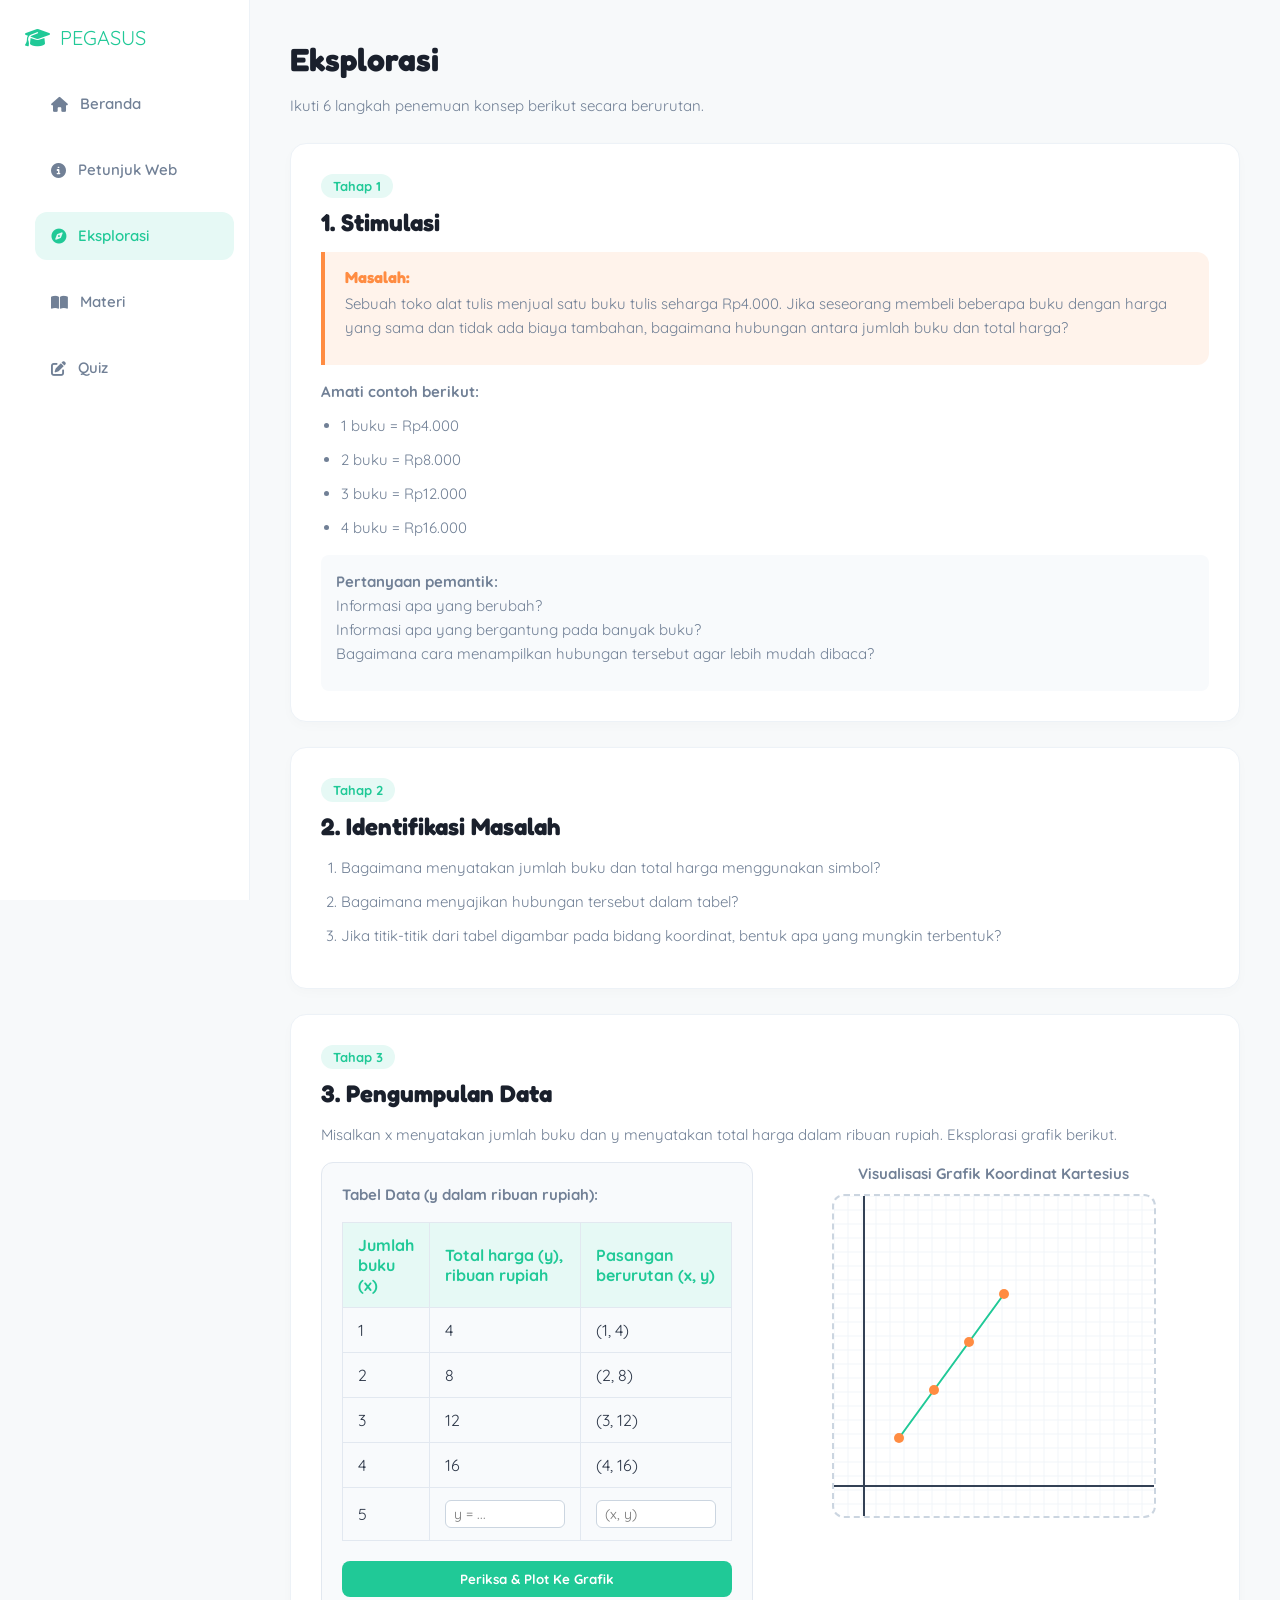
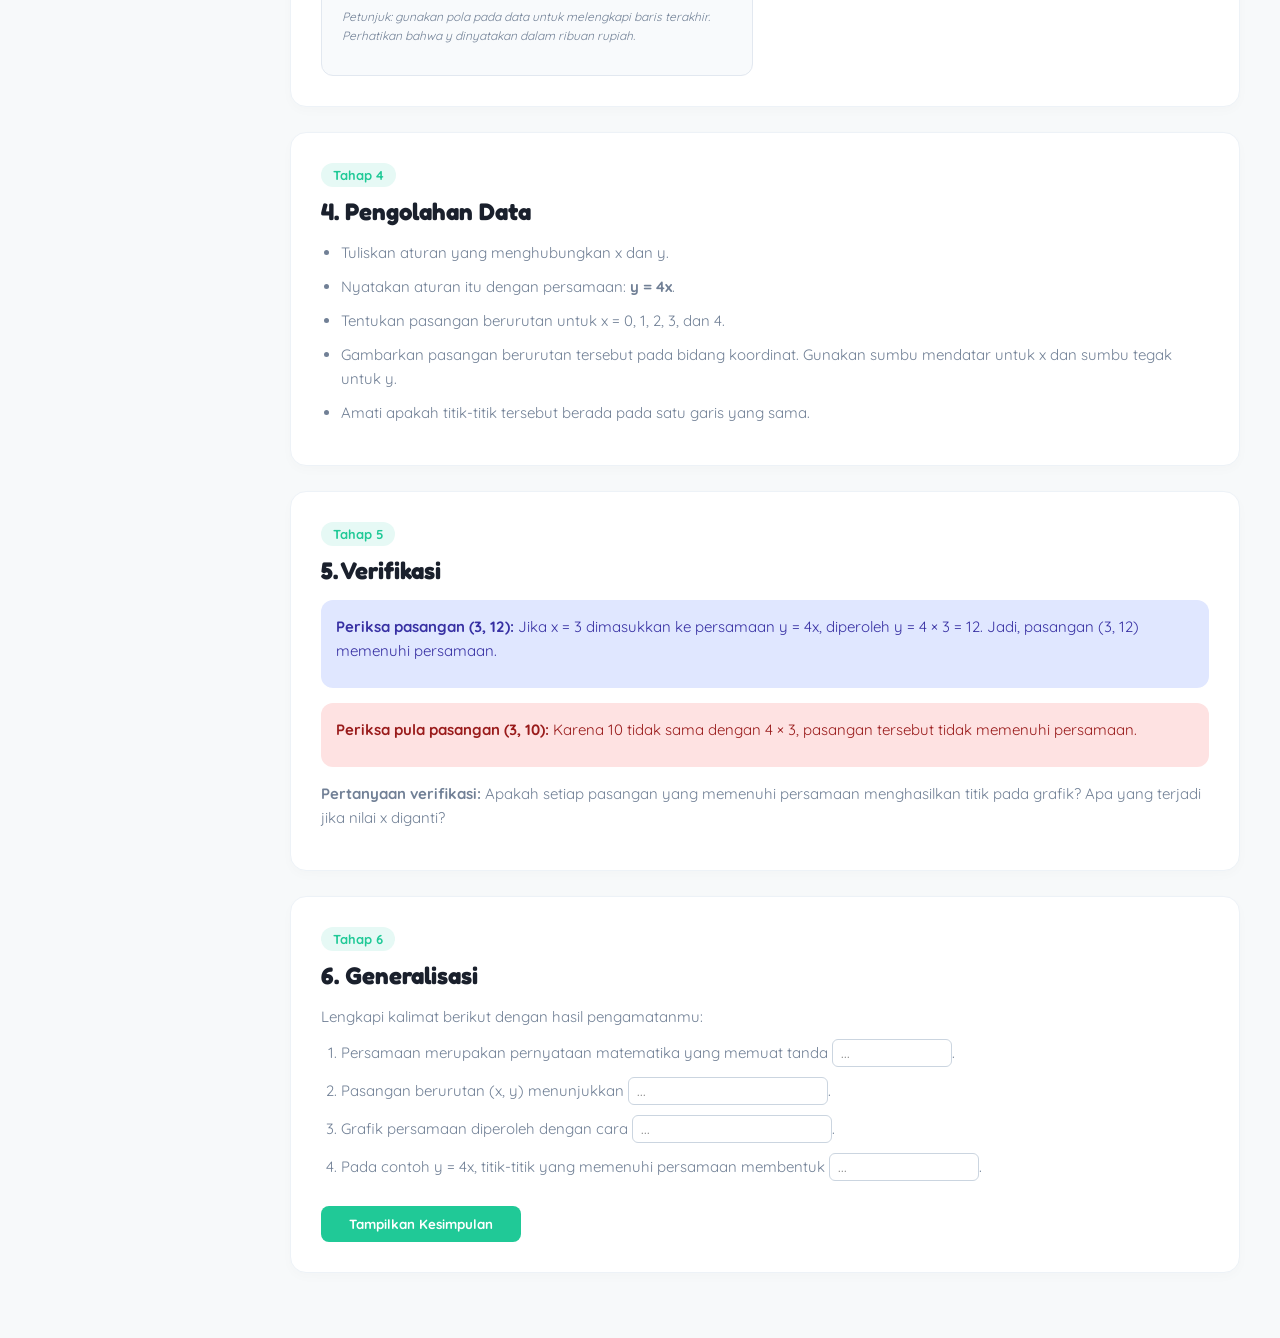
<file: eksplorasi.html>
<!doctype html>
<html lang="id">
  <head>
    <meta charset="UTF-8" />
    <meta name="viewport" content="width=device-width, initial-scale=1.0" />
    <title>Halaman Eksplorasi - Persamaan Garis Lurus</title>
    <link
      href="https://fonts.googleapis.com/css2?family=Quicksand:wght@400;600;700&family=Fredoka:wght@500;600&display=swap"
      rel="stylesheet"
    />
    <link
      rel="stylesheet"
      href="https://cdnjs.cloudflare.com/ajax/libs/font-awesome/6.4.0/css/all.min.css"
    />
    <style>
      :root {
        --bg-color: #f7f9fa;
        --primary: #20c997;
        --primary-light: #e6f9f5;
        --accent-orange: #ff8c42;
        --accent-orange-light: #fff3eb;
        --accent-purple: #818cf8;
        --accent-purple-light: #e0e7ff;
        --text-main: #2d3748;
        --text-muted: #718096;
        --card-radius: 16px;
      }
      * {
        box-sizing: border-box;
        margin: 0;
        padding: 0;
        font-family: "Quicksand", sans-serif;
      }
      body {
        background-color: var(--bg-color);
        color: var(--text-main);
        display: flex;
        min-height: 100vh;
      }

      /* Sidebar Navigation */
      .sidebar {
        width: 250px;
        background: #fff;
        border-right: 1px solid #edf2f7;
        display: flex;
        flex-direction: column;
        padding: 25px 15px;
        position: fixed;
        height: 100vh;
        z-index: 100;
      }
      .brand {
        font-family: "Fredoka", sans-serif;
        font-size: 20px;
        color: var(--primary);
        margin-bottom: 30px;
        display: flex;
        align-items: center;
        gap: 10px;
        padding-left: 10px;
      }
      .nav-menu {
        list-style: none;
        display: flex;
        flex-direction: column;
        gap: 8px;
      }
      .nav-item a {
        display: flex;
        align-items: center;
        gap: 12px;
        padding: 12px 16px;
        color: var(--text-muted);
        text-decoration: none;
        font-weight: 600;
        border-radius: 12px;
        transition: 0.3s;
      }
      .nav-item.active a,
      .nav-item a:hover {
        background: var(--primary-light);
        color: var(--primary);
      }

      /* Main Container */
      .main-wrapper {
        margin-left: 250px;
        flex: 1;
        padding: 40px;
        max-width: 1050px;
      }
      .card {
        background: #fff;
        border-radius: var(--card-radius);
        padding: 30px;
        box-shadow: 0 4px 12px rgba(0, 0, 0, 0.02);
        margin-bottom: 25px;
        border: 1px solid #edf2f7;
      }
      h1,
      h2,
      h3 {
        font-family: "Fredoka", sans-serif;
        color: #1a202c;
        margin-bottom: 15px;
      }
      p,
      li {
        line-height: 1.6;
        color: var(--text-muted);
        font-size: 15px;
        margin-bottom: 10px;
      }
      ul,
      ol {
        margin-left: 20px;
      }

      .section-tag {
        display: inline-block;
        background: var(--primary-light);
        color: var(--primary);
        font-weight: 700;
        padding: 4px 12px;
        border-radius: 20px;
        font-size: 13px;
        margin-bottom: 10px;
      }
      .highlight-box {
        background: var(--accent-orange-light);
        border-left: 4px solid var(--accent-orange);
        padding: 15px 20px;
        border-radius: 0 12px 12px 0;
        margin: 15px 0;
      }
      .highlight-box h4 {
        color: var(--accent-orange);
        font-family: "Fredoka", sans-serif;
        margin-bottom: 5px;
      }

      /* Table & Interactive Grid */
      table {
        width: 100%;
        border-collapse: collapse;
        margin: 15px 0;
      }
      th,
      td {
        border: 1px solid #e2e8f0;
        padding: 12px 15px;
        text-align: left;
      }
      th {
        background: var(--primary-light);
        color: var(--primary);
        font-weight: 700;
      }

      .interactive-area {
        display: grid;
        grid-template-columns: 1fr 1fr;
        gap: 25px;
        margin-top: 15px;
        align-items: start;
      }
      .input-panel {
        background: #f8fafc;
        padding: 20px;
        border-radius: 12px;
        border: 1px solid #e2e8f0;
      }
      .form-group {
        margin-bottom: 12px;
      }
      .form-group label {
        display: block;
        font-weight: 700;
        font-size: 13px;
        margin-bottom: 5px;
      }
      .form-group input {
        width: 100%;
        padding: 8px 12px;
        border: 1px solid #cbd5e0;
        border-radius: 8px;
        font-size: 14px;
      }
      .btn-action {
        width: 100%;
        background: var(--primary);
        color: white;
        border: none;
        padding: 10px;
        border-radius: 8px;
        font-weight: 700;
        cursor: pointer;
        transition: 0.3s;
        margin-top: 5px;
      }
      .btn-action:hover {
        opacity: 0.9;
      }

      canvas {
        background: #ffffff;
        border: 2px dashed #cbd5e0;
        border-radius: 12px;
        display: block;
        margin: 0 auto;
      }

      .input-fill {
        width: 120px;
        padding: 4px 8px;
        border: 1px solid #cbd5e0;
        border-radius: 6px;
        font-size: 14px;
      }
      @media (max-width: 768px) {
        body {
          display: block;
        }
        .sidebar {
          position: static;
          width: 100%;
          height: auto;
          padding: 16px;
          border-right: 0;
          border-bottom: 1px solid #edf2f7;
        }
        .brand {
          margin-bottom: 14px;
        }
        .nav-menu {
          flex-direction: row;
          flex-wrap: wrap;
          gap: 6px;
        }
        .nav-item a {
          padding: 10px 12px;
          gap: 8px;
          font-size: 14px;
        }
        .main-wrapper {
          width: 100%;
          max-width: none;
          min-width: 0;
          margin-left: 0;
          padding: 24px 16px;
        }
        .card {
          padding: 22px;
        }
        .interactive-area {
          grid-template-columns: 1fr;
          gap: 20px;
        }
        table {
          display: block;
          max-width: 100%;
          overflow-x: auto;
        }
        canvas {
          width: 100%;
          max-width: 320px;
          height: auto;
        }
        .input-fill {
          max-width: 100%;
        }
      }
      @media (max-width: 480px) {
        .nav-item a {
          padding: 9px 10px;
          font-size: 13px;
        }
        .main-wrapper {
          padding: 20px 12px;
        }
        .card {
          padding: 18px;
        }
        h1 {
          font-size: 28px;
        }
      }
    </style>
  </head>
  <body>
    <!-- Sidebar Navigation -->
    <div class="sidebar">
      <div class="brand">
        <i class="fa-solid fa-graduation-cap"></i> <span>PEGASUS</span>
      </div>
      <ul class="nav-menu">
        <li class="nav-item">
          <a href="index.html"
            ><i class="fa-solid fa-house"></i> <span>Beranda</span></a
          >
        </li>
        <li class="nav-item">
          <a href="petunjuk.html"
            ><i class="fa-solid fa-circle-info"></i>
            <span>Petunjuk Web</span></a
          >
        </li>
        <li class="nav-item active">
          <a href="eksplorasi.html"
            ><i class="fa-solid fa-compass"></i> <span>Eksplorasi</span></a
          >
        </li>
        <li class="nav-item">
          <a href="materi.html"
            ><i class="fa-solid fa-book-open"></i> <span>Materi</span></a
          >
        </li>
        <li class="nav-item">
          <a href="quiz.html"
            ><i class="fa-solid fa-pen-to-square"></i> <span>Quiz</span></a
          >
        </li>
      </ul>
    </div>

    <!-- Main Wrapper -->
    <div class="main-wrapper">
      <h1>Eksplorasi</h1>
      <p style="margin-bottom: 25px">
        Ikuti 6 langkah penemuan konsep berikut secara berurutan.
      </p>

      <!-- 1. Stimulasi -->
      <div class="card">
        <span class="section-tag">Tahap 1</span>
        <h2>1. Stimulasi </h2>
        <div class="highlight-box">
          <h4>Masalah:</h4>
          <p>
            Sebuah toko alat tulis menjual satu buku tulis seharga Rp4.000. Jika
            seseorang membeli beberapa buku dengan harga yang sama dan tidak ada
            biaya tambahan, bagaimana hubungan antara jumlah buku dan total
            harga?
          </p>
        </div>
        <p><strong>Amati contoh berikut:</strong></p>
        <ul>
          <li>1 buku = Rp4.000</li>
          <li>2 buku = Rp8.000</li>
          <li>3 buku = Rp12.000</li>
          <li>4 buku = Rp16.000</li>
        </ul>
        <div
          style="
            background: #f8fafc;
            padding: 15px;
            border-radius: 8px;
            margin-top: 15px;
          "
        >
          <p>
            <strong>Pertanyaan pemantik:</strong><br/> Informasi apa yang berubah?<br/>
            Informasi apa yang bergantung pada banyak buku?<br/> Bagaimana cara
            menampilkan hubungan tersebut agar lebih mudah dibaca?
          </p>
        </div>
      </div>

      <!-- 2. Identifikasi Masalah -->
      <div class="card">
        <span class="section-tag">Tahap 2</span>
        <h2>2. Identifikasi Masalah</h2>
        <p>
          
        </p>
        <ol>
          <li>
            Bagaimana menyatakan jumlah buku dan total harga menggunakan simbol?
          </li>
          <li>Bagaimana menyajikan hubungan tersebut dalam tabel?</li>
          <li>
            Jika titik-titik dari tabel digambar pada bidang koordinat, bentuk
            apa yang mungkin terbentuk?
          </li>
        </ol>
      </div>

      <!-- 3. Pengumpulan Data -->
      <div class="card">
        <span class="section-tag">Tahap 3</span>
        <h2>3. Pengumpulan Data</h2>
        <p>
          Misalkan x menyatakan jumlah buku dan y menyatakan total harga dalam
          ribuan rupiah. Eksplorasi grafik berikut.
        </p>

        <div class="interactive-area">
          <div class="input-panel">
            <p style="font-weight: 700; margin-bottom: 10px">
              Tabel Data (y dalam ribuan rupiah):
            </p>
            <table>
              <thead>
                <tr>
                  <th>Jumlah buku (x)</th>
                  <th>Total harga (y), ribuan rupiah</th>
                  <th>Pasangan berurutan (x, y)</th>
                </tr>
              </thead>
              <tbody>
                <tr>
                  <td>1</td>
                  <td>4</td>
                  <td>(1, 4)</td>
                </tr>
                <tr>
                  <td>2</td>
                  <td>8</td>
                  <td>(2, 8)</td>
                </tr>
                <tr>
                  <td>3</td>
                  <td>12</td>
                  <td>(3, 12)</td>
                </tr>
                <tr>
                  <td>4</td>
                  <td>16</td>
                  <td>(4, 16)</td>
                </tr>
                <tr>
                  <td>5</td>
                  <td>
                    <input
                      type="number"
                      id="fill-y"
                      class="input-fill"
                      placeholder="y = ..."
                    />
                  </td>
                  <td>
                    <input
                      type="text"
                      id="fill-pair"
                      class="input-fill"
                      placeholder="(x, y)"
                    />
                  </td>
                </tr>
              </tbody>
            </table>
            <button class="btn-action" onclick="checkDataFill()">
              Periksa & Plot Ke Grafik
            </button>
            <p
              id="fill-feedback"
              style="margin-top: 10px; font-weight: 700; font-size: 13px"
            ></p>
            <p style="font-size: 12px; margin-top: 5px">
              <em
                >Petunjuk: gunakan pola pada data untuk melengkapi baris
                terakhir. Perhatikan bahwa y dinyatakan dalam ribuan rupiah.</em
              >
            </p>
          </div>

          <div>
            <p style="text-align: center; font-weight: 700; margin-bottom: 8px">
              Visualisasi Grafik Koordinat Kartesius
            </p>
            <canvas id="canvasEksplorasi" width="320" height="320"></canvas>
          </div>
        </div>
      </div>

      <!-- 4. Pengolahan Data -->
      <div class="card">
        <span class="section-tag">Tahap 4</span>
        <h2>4. Pengolahan Data</h2>
        <ul>
          <li>Tuliskan aturan yang menghubungkan x dan y.</li>
          <li>
            Nyatakan aturan itu dengan persamaan: <strong>y = 4x</strong>.
          </li>
          <li>Tentukan pasangan berurutan untuk x = 0, 1, 2, 3, dan 4.</li>
          <li>
            Gambarkan pasangan berurutan tersebut pada bidang koordinat. Gunakan
            sumbu mendatar untuk x dan sumbu tegak untuk y.
          </li>
          <li>
            Amati apakah titik-titik tersebut berada pada satu garis yang sama.
          </li>
        </ul>
      </div>

      <!-- 5. Verifikasi -->
      <div class="card">
        <span class="section-tag">Tahap 5</span>
        <h2>5. Verifikasi</h2>
        <div
          style="
            background: var(--accent-purple-light);
            padding: 15px;
            border-radius: 12px;
            margin-bottom: 15px;
          "
        >
          <p style="color: #3730a3">
            <strong>Periksa pasangan (3, 12):</strong> Jika x = 3 dimasukkan ke
            persamaan y = 4x, diperoleh y = 4 &times; 3 = 12. Jadi, pasangan (3,
            12) memenuhi persamaan.
          </p>
        </div>
        <div
          style="
            background: #fee2e2;
            padding: 15px;
            border-radius: 12px;
            margin-bottom: 15px;
          "
        >
          <p style="color: #991b1b">
            <strong>Periksa pula pasangan (3, 10):</strong> Karena 10 tidak sama
            dengan 4 &times; 3, pasangan tersebut tidak memenuhi persamaan.
          </p>
        </div>
        <p>
          <strong>Pertanyaan verifikasi:</strong> Apakah setiap pasangan yang
          memenuhi persamaan menghasilkan titik pada grafik? Apa yang terjadi
          jika nilai x diganti?
        </p>
      </div>

      <!-- 6. Generalisasi -->
      <div class="card">
        <span class="section-tag">Tahap 6</span>
        <h2>6. Generalisasi</h2>
        <p>Lengkapi kalimat berikut dengan hasil pengamatanmu:</p>
        <ol style="margin-bottom: 20px">
          <li>
            Persamaan merupakan pernyataan matematika yang memuat tanda
            <input type="text" class="input-fill" id="g1" placeholder="..." />.
          </li>
          <li>
            Pasangan berurutan (x, y) menunjukkan
            <input
              type="text"
              class="input-fill"
              id="g2"
              placeholder="..."
              style="width: 200px"
            />.
          </li>
          <li>
            Grafik persamaan diperoleh dengan cara
            <input
              type="text"
              class="input-fill"
              id="g3"
              placeholder="..."
              style="width: 200px"
            />.
          </li>
          <li>
            Pada contoh y = 4x, titik-titik yang memenuhi persamaan membentuk
            <input
              type="text"
              class="input-fill"
              id="g4"
              placeholder="..."
              style="width: 150px"
            />.
          </li>
        </ol>
        <button
          class="btn-action"
          style="max-width: 200px"
          onclick="showGeneralization()"
        >
          Tampilkan Kesimpulan
        </button>

        <div
          id="conclusion-box"
          class="highlight-box"
          style="display: none; margin-top: 20px"
        >
          <h4>Kesimpulan yang diharapkan:</h4>
          <p>
            Persamaan linear dapat menyatakan hubungan dua variabel. Nilai yang
            memenuhi persamaan dapat ditulis sebagai pasangan berurutan,
            kemudian digambarkan sebagai titik pada bidang koordinat. Untuk
            contoh persamaan linear sederhana, titik-titiknya terletak pada satu
            garis lurus.
          </p>
        </div>
      </div>
    </div>

    <script>
      const canvas = document.getElementById("canvasEksplorasi");
      const ctx = canvas.getContext("2d");

      function drawCartesian(includeFive = false) {
        ctx.clearRect(0, 0, 320, 320);
        const scale = 14;
        const ox = 30;
        const oy = 290;

        // Grid
        ctx.strokeStyle = "#f1f5f9";
        ctx.lineWidth = 1;
        for (let x = 0; x < 320; x += scale) {
          ctx.beginPath();
          ctx.moveTo(x, 0);
          ctx.lineTo(x, 320);
          ctx.stroke();
        }
        for (let y = 0; y < 320; y += scale) {
          ctx.beginPath();
          ctx.moveTo(0, y);
          ctx.lineTo(320, y);
          ctx.stroke();
        }

        // Axes
        ctx.strokeStyle = "#334155";
        ctx.lineWidth = 2;
        ctx.beginPath();
        ctx.moveTo(ox, 0);
        ctx.lineTo(ox, 320);
        ctx.stroke();
        ctx.beginPath();
        ctx.moveTo(0, oy);
        ctx.lineTo(320, oy);
        ctx.stroke();

        // Line & Points for y = 4x
        const pts = [
          [1, 4],
          [2, 8],
          [3, 12],
          [4, 16],
        ];
        if (includeFive) pts.push([5, 20]);

        ctx.strokeStyle = "#20c997";
        ctx.lineWidth = 2;
        ctx.beginPath();
        pts.forEach((p, i) => {
          let px = ox + p[0] * 35;
          let py = oy - p[1] * 12;
          if (i === 0) ctx.moveTo(px, py);
          else ctx.lineTo(px, py);
        });
        ctx.stroke();

        pts.forEach((p) => {
          let px = ox + p[0] * 35;
          let py = oy - p[1] * 12;
          ctx.fillStyle = "#ff8c42";
          ctx.beginPath();
          ctx.arc(px, py, 5, 0, Math.PI * 2);
          ctx.fill();
        });
      }

      function checkDataFill() {
        const yVal = document.getElementById("fill-y").value.trim();
        const pairVal = document
          .getElementById("fill-pair")
          .value.trim()
          .replace(/\s+/g, "");
        const feedback = document.getElementById("fill-feedback");

        if (yVal === "20" && (pairVal === "(5,20)" || pairVal === "5,20")) {
          feedback.style.color = "#20c997";
          feedback.innerText =
            "✨ Tepat sekali! y = 20 dan Pasangan = (5, 20). Titik (5,20) ditambahkan ke grafik!";
          drawCartesian(true);
        } else {
          feedback.style.color = "#f87171";
          feedback.innerText =
            "❌ Jawaban belum sesuai. Ingat y = 4x, jadi untuk x = 5, y = 4(5) = 20.";
        }
      }

      function showGeneralization() {
        document.getElementById("conclusion-box").style.display = "block";
      }

      drawCartesian(false);
    </script>
  </body>
</html>
</file>
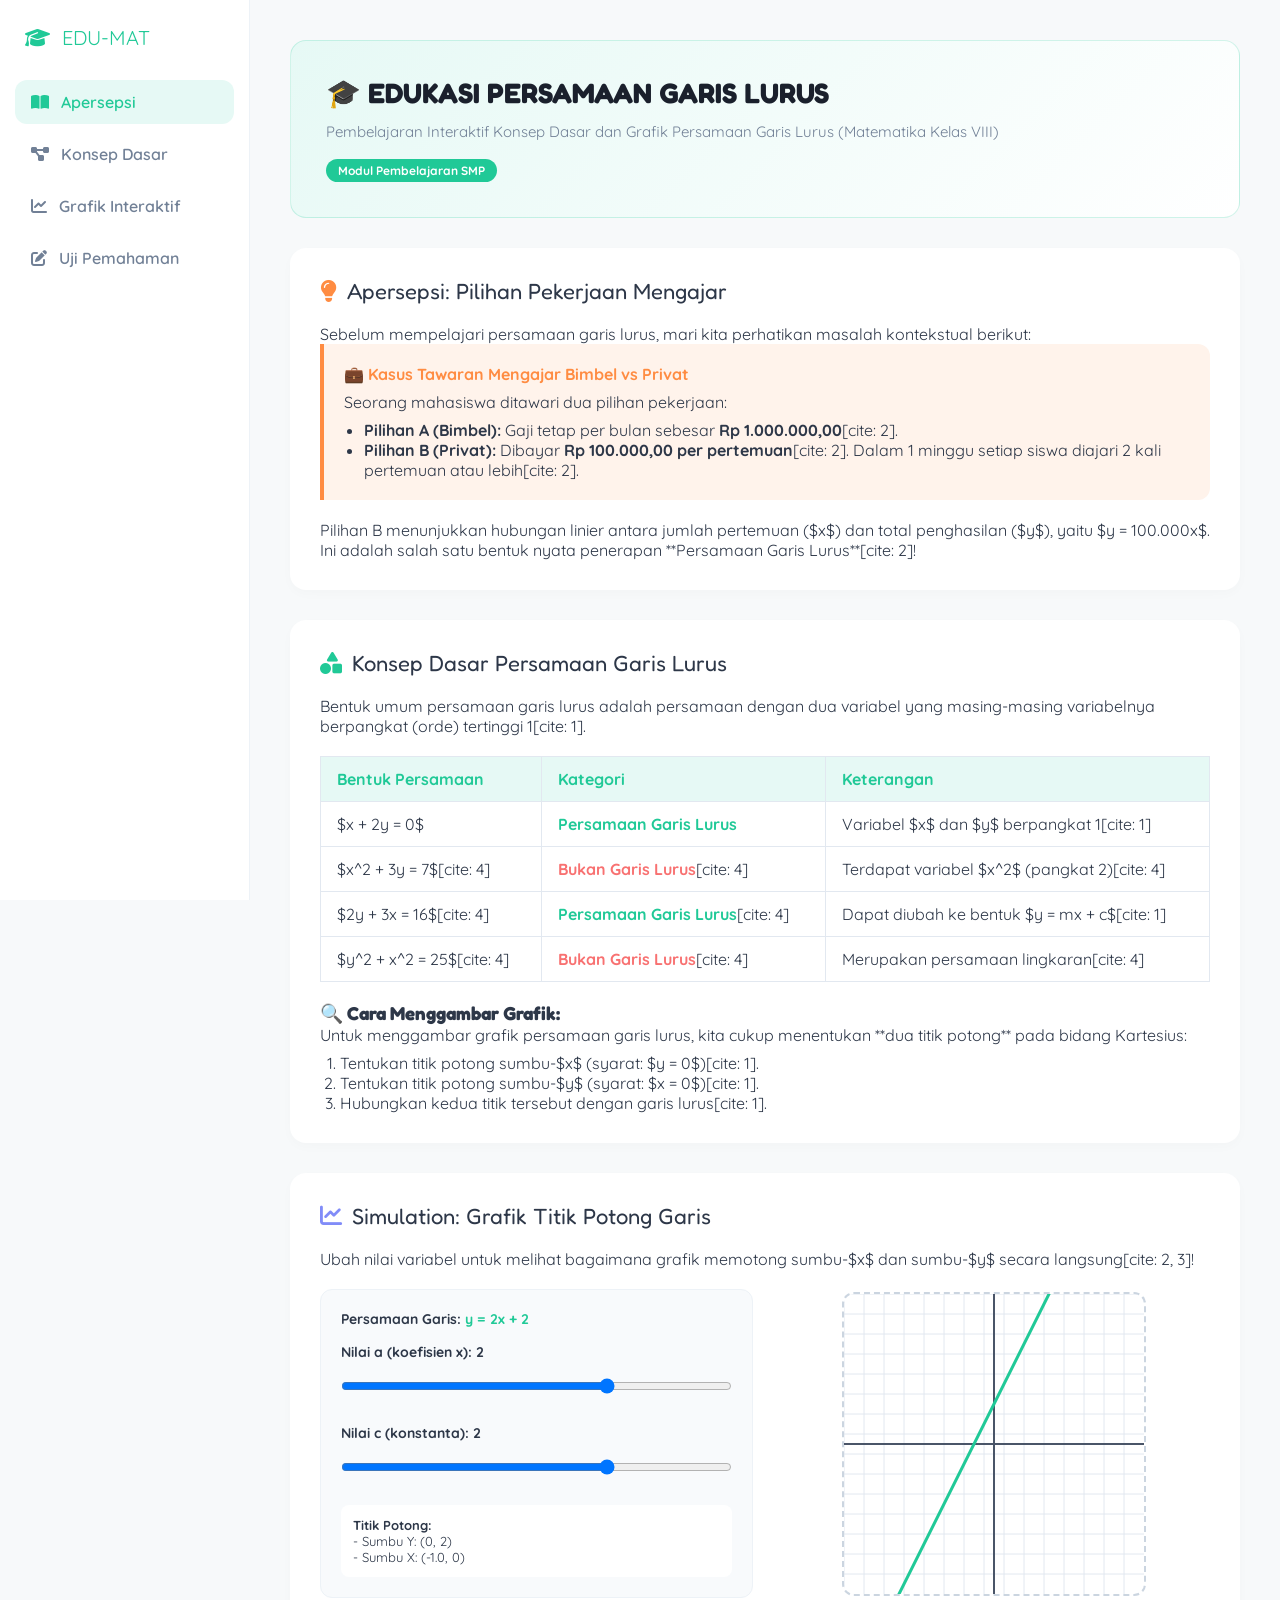
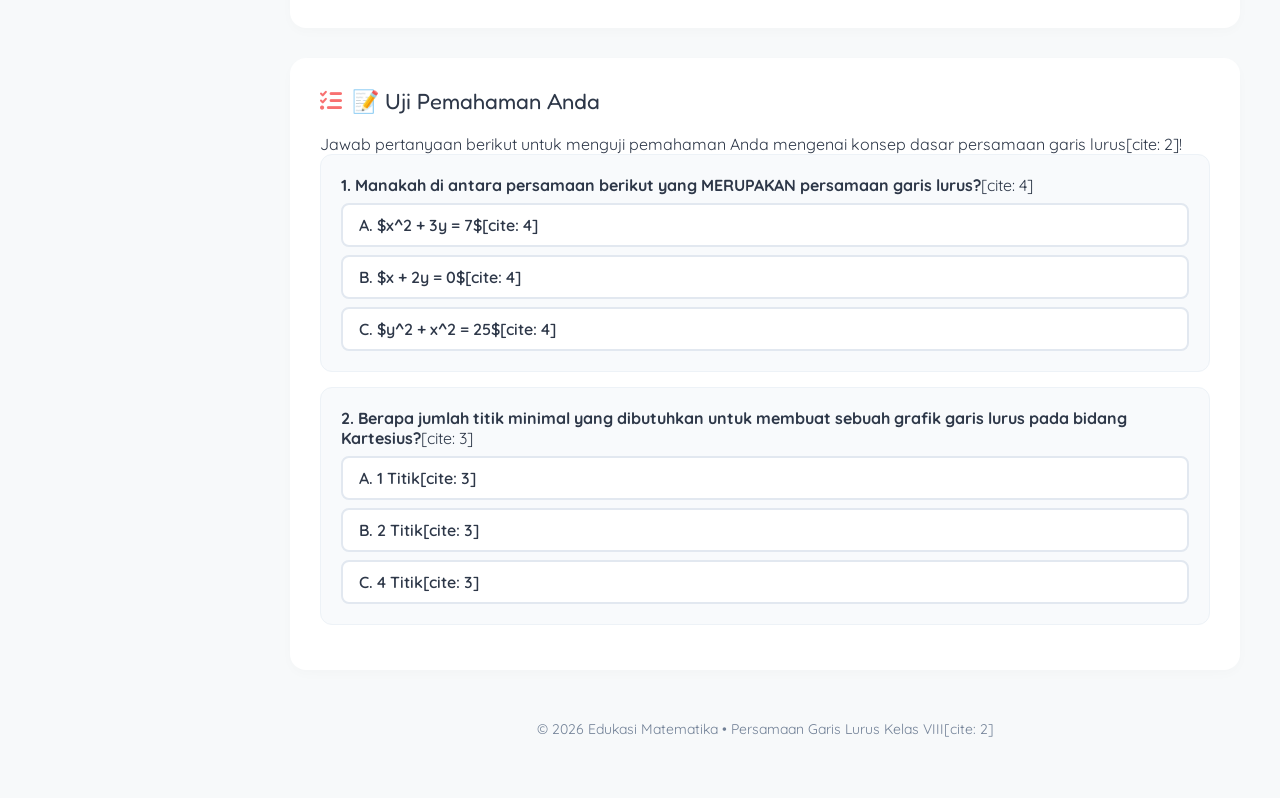
<file: index2.html>
<!doctype html>
<html lang="id">
  <head>
    <meta charset="UTF-8" />
    <meta name="viewport" content="width=device-width, initial-scale=1.0" />
    <title>Edukasi Matematika - Konsep Persamaan Garis Lurus</title>
    <link
      href="https://fonts.googleapis.com/css2?family=Quicksand:wght@400;500;600;700&family=Fredoka:wght@400;500;600;700&display=swap"
      rel="stylesheet"
    />
    <link
      rel="stylesheet"
      href="https://cdnjs.cloudflare.com/ajax/libs/font-awesome/6.4.0/css/all.min.css"
    />
    <style>
      :root {
        --bg-color: #f7f9fa;
        --sidebar-bg: #ffffff;
        --text-main: #2d3748;
        --text-muted: #718096;
        --primary: #20c997;
        --primary-light: #e6f9f5;
        --accent-orange: #ff8c42;
        --accent-orange-light: #fff3eb;
        --accent-purple: #818cf8;
        --accent-purple-light: #e0e7ff;
        --accent-red: #f87171;
        --accent-red-light: #fee2e2;
        --card-radius: 16px;
        --transition: all 0.3s ease;
      }

      * {
        box-sizing: border-box;
        margin: 0;
        padding: 0;
        font-family: "Quicksand", sans-serif;
      }

      body {
        background-color: var(--bg-color);
        color: var(--text-main);
        display: flex;
        min-height: 100vh;
      }

      /* Sidebar Navigation */
      .sidebar {
        width: 250px;
        background: var(--sidebar-bg);
        border-right: 1px solid #edf2f7;
        display: flex;
        flex-direction: column;
        position: fixed;
        height: 100vh;
        z-index: 100;
        padding: 25px 15px;
      }

      .brand {
        display: flex;
        align-items: center;
        gap: 12px;
        font-family: "Fredoka", sans-serif;
        font-size: 20px;
        color: var(--primary);
        margin-bottom: 30px;
        padding-left: 10px;
      }

      .nav-menu {
        display: flex;
        flex-direction: column;
        gap: 8px;
        list-style: none;
      }

      .nav-item a {
        display: flex;
        align-items: center;
        gap: 12px;
        padding: 12px 16px;
        color: var(--text-muted);
        text-decoration: none;
        font-weight: 600;
        border-radius: 12px;
        transition: var(--transition);
      }

      .nav-item a:hover,
      .nav-item.active a {
        background: var(--primary-light);
        color: var(--primary);
      }

      /* Main Container */
      .main-wrapper {
        margin-left: 250px;
        flex: 1;
        padding: 40px;
        max-width: 1100px;
      }

      /* Header & Hero */
      .hero-card {
        background: linear-gradient(135deg, #e6f9f5 0%, #ffffff 100%);
        border: 1px solid rgba(32, 201, 151, 0.2);
        border-radius: var(--card-radius);
        padding: 35px;
        margin-bottom: 30px;
      }

      .hero-card h1 {
        font-family: "Fredoka", sans-serif;
        color: #1a202c;
        font-size: 28px;
        margin-bottom: 10px;
      }

      .hero-card p {
        color: var(--text-muted);
        font-size: 15px;
        line-height: 1.6;
      }

      .author-tag {
        display: inline-block;
        margin-top: 15px;
        background: var(--primary);
        color: white;
        padding: 4px 12px;
        border-radius: 20px;
        font-size: 12px;
        font-weight: 700;
      }

      /* Content Cards */
      .content-section {
        background: #ffffff;
        border-radius: var(--card-radius);
        padding: 30px;
        margin-bottom: 30px;
        box-shadow: 0 4px 12px rgba(0, 0, 0, 0.02);
      }

      .section-title {
        font-family: "Fredoka", sans-serif;
        font-size: 22px;
        margin-bottom: 20px;
        display: flex;
        align-items: center;
        gap: 10px;
        color: #2d3748;
      }

      .scenario-box {
        background: var(--accent-orange-light);
        border-left: 4px solid var(--accent-orange);
        padding: 20px;
        border-radius: 0 12px 12px 0;
        margin-bottom: 20px;
      }

      .scenario-box h4 {
        color: var(--accent-orange);
        margin-bottom: 8px;
      }

      /* Table Styling */
      .custom-table {
        width: 100%;
        border-collapse: collapse;
        margin: 20px 0;
      }

      .custom-table th,
      .custom-table td {
        border: 1px solid #e2e8f0;
        padding: 12px 16px;
        text-align: left;
      }

      .custom-table th {
        background-color: var(--primary-light);
        color: var(--primary);
        font-weight: 700;
      }

      /* Interactive Graph Canvas */
      .interactive-grid {
        display: grid;
        grid-template-columns: 1fr 1fr;
        gap: 25px;
        align-items: center;
      }

      .controls-panel {
        background: #f8fafc;
        padding: 20px;
        border-radius: 12px;
        border: 1px solid #edf2f7;
      }

      .form-group {
        margin-bottom: 15px;
      }

      .form-group label {
        display: block;
        font-weight: 700;
        margin-bottom: 6px;
        font-size: 14px;
      }

      .form-group input {
        width: 100%;
        padding: 10px;
        border: 1px solid #cbd5e0;
        border-radius: 8px;
      }

      canvas {
        background: #ffffff;
        border: 2px dashed #cbd5e0;
        border-radius: 12px;
        display: block;
        margin: 0 auto;
      }

      /* Quiz Section */
      .quiz-item {
        background: #f8fafc;
        padding: 20px;
        border-radius: 12px;
        margin-bottom: 15px;
        border: 1px solid #edf2f7;
      }

      .quiz-option {
        background: #ffffff;
        border: 2px solid #e2e8f0;
        padding: 10px 16px;
        border-radius: 8px;
        margin-top: 8px;
        cursor: pointer;
        transition: var(--transition);
        font-weight: 600;
      }

      .quiz-option:hover {
        border-color: var(--primary);
        background: var(--primary-light);
      }

      .quiz-option.correct {
        background: var(--primary-light) !important;
        border-color: var(--primary) !important;
        color: var(--primary);
      }

      .quiz-option.wrong {
        background: var(--accent-red-light) !important;
        border-color: var(--accent-red) !important;
        color: var(--accent-red);
      }

      .result-box {
        background: var(--accent-purple-light);
        border-radius: 12px;
        padding: 20px;
        text-align: center;
        margin-top: 20px;
        display: none;
      }

      footer {
        text-align: center;
        padding: 20px;
        color: var(--text-muted);
        font-size: 14px;
      }

      @media (max-width: 900px) {
        .sidebar {
          width: 70px;
          padding: 20px 10px;
        }
        .sidebar .brand span,
        .nav-item span {
          display: none;
        }
        .main-wrapper {
          margin-left: 70px;
          padding: 20px;
        }
        .interactive-grid {
          grid-template-columns: 1fr;
        }
      }
    </style>
  </head>
  <body>
    <!-- Sidebar -->
    <div class="sidebar">
      <div class="brand">
        <i class="fa-solid fa-graduation-cap"></i>
        <span>EDU-MAT</span>
      </div>
      <ul class="nav-menu">
        <li class="nav-item active">
          <a href="#apersepsi"
            ><i class="fa-solid fa-book-open"></i> <span>Apersepsi</span></a
          >
        </li>
        <li class="nav-item">
          <a href="#konsep"
            ><i class="fa-solid fa-diagram-project"></i>
            <span>Konsep Dasar</span></a
          >
        </li>
        <li class="nav-item">
          <a href="#grafik"
            ><i class="fa-solid fa-chart-line"></i>
            <span>Grafik Interaktif</span></a
          >
        </li>
        <li class="nav-item">
          <a href="#kuis"
            ><i class="fa-solid fa-pen-to-square"></i>
            <span>Uji Pemahaman</span></a
          >
        </li>
      </ul>
    </div>

    <!-- Main Content -->
    <div class="main-wrapper">
      <!-- Hero Banner -->
      <div class="hero-card">
        <h1>🎓 EDUKASI PERSAMAAN GARIS LURUS</h1>
        <p>
          Pembelajaran Interaktif Konsep Dasar dan Grafik Persamaan Garis Lurus
          (Matematika Kelas VIII)
        </p>
        <span class="author-tag">Modul Pembelajaran SMP</span>
      </div>

      <!-- Section 1: Apersepsi / Permasalahan Kontekstual -->
      <div id="apersepsi" class="content-section">
        <div class="section-title">
          <i
            class="fa-solid fa-lightbulb"
            style="color: var(--accent-orange)"
          ></i>
          Apersepsi: Pilihan Pekerjaan Mengajar
        </div>
        <p>
          Sebelum mempelajari persamaan garis lurus, mari kita perhatikan
          masalah kontekstual berikut:
        </p>

        <div class="scenario-box">
          <h4>💼 Kasus Tawaran Mengajar Bimbel vs Privat</h4>
          <p>Seorang mahasiswa ditawari dua pilihan pekerjaan:</p>
          <ul style="margin-left: 20px; margin-top: 8px">
            <li>
              <strong>Pilihan A (Bimbel):</strong> Gaji tetap per bulan sebesar
              <strong>Rp 1.000.000,00</strong>[cite: 2].
            </li>
            <li>
              <strong>Pilihan B (Privat):</strong> Dibayar
              <strong>Rp 100.000,00 per pertemuan</strong>[cite: 2]. Dalam 1
              minggu setiap siswa diajari 2 kali pertemuan atau lebih[cite: 2].
            </li>
          </ul>
        </div>
        <p>
          Pilihan B menunjukkan hubungan linier antara jumlah pertemuan ($x$)
          dan total penghasilan ($y$), yaitu $y = 100.000x$. Ini adalah salah
          satu bentuk nyata penerapan **Persamaan Garis Lurus**[cite: 2]!
        </p>
      </div>

      <!-- Section 2: Konsep Dasar -->
      <div id="konsep" class="content-section">
        <div class="section-title">
          <i class="fa-solid fa-shapes" style="color: var(--primary)"></i>
          Konsep Dasar Persamaan Garis Lurus
        </div>
        <p>
          Bentuk umum persamaan garis lurus adalah persamaan dengan dua variabel
          yang masing-masing variabelnya berpangkat (orde) tertinggi 1[cite: 1].
        </p>

        <table class="custom-table">
          <thead>
            <tr>
              <th>Bentuk Persamaan</th>
              <th>Kategori</th>
              <th>Keterangan</th>
            </tr>
          </thead>
          <tbody>
            <tr>
              <td>$x + 2y = 0$</td>
              <td>
                <span style="color: var(--primary); font-weight: 700"
                  >Persamaan Garis Lurus</span
                >
              </td>
              <td>Variabel $x$ dan $y$ berpangkat 1[cite: 1]</td>
            </tr>
            <tr>
              <td>$x^2 + 3y = 7$[cite: 4]</td>
              <td>
                <span style="color: var(--accent-red); font-weight: 700"
                  >Bukan Garis Lurus</span
                >[cite: 4]
              </td>
              <td>Terdapat variabel $x^2$ (pangkat 2)[cite: 4]</td>
            </tr>
            <tr>
              <td>$2y + 3x = 16$[cite: 4]</td>
              <td>
                <span style="color: var(--primary); font-weight: 700"
                  >Persamaan Garis Lurus</span
                >[cite: 4]
              </td>
              <td>Dapat diubah ke bentuk $y = mx + c$[cite: 1]</td>
            </tr>
            <tr>
              <td>$y^2 + x^2 = 25$[cite: 4]</td>
              <td>
                <span style="color: var(--accent-red); font-weight: 700"
                  >Bukan Garis Lurus</span
                >[cite: 4]
              </td>
              <td>Merupakan persamaan lingkaran[cite: 4]</td>
            </tr>
          </tbody>
        </table>

        <h3 style="margin-top: 20px; font-family: &quot;Fredoka&quot;">
          🔍 Cara Menggambar Grafik:
        </h3>
        <p>
          Untuk menggambar grafik persamaan garis lurus, kita cukup menentukan
          **dua titik potong** pada bidang Kartesius:
        </p>
        <ol style="margin-left: 20px; margin-top: 8px">
          <li>Tentukan titik potong sumbu-$x$ (syarat: $y = 0$)[cite: 1].</li>
          <li>Tentukan titik potong sumbu-$y$ (syarat: $x = 0$)[cite: 1].</li>
          <li>Hubungkan kedua titik tersebut dengan garis lurus[cite: 1].</li>
        </ol>
      </div>

      <!-- Section 3: Grafik Interaktif -->
      <div id="grafik" class="content-section">
        <div class="section-title">
          <i
            class="fa-solid fa-chart-line"
            style="color: var(--accent-purple)"
          ></i>
          Simulation: Grafik Titik Potong Garis
        </div>
        <p>
          Ubah nilai variabel untuk melihat bagaimana grafik memotong sumbu-$x$
          dan sumbu-$y$ secara langsung[cite: 2, 3]!
        </p>

        <div class="interactive-grid" style="margin-top: 20px">
          <div class="controls-panel">
            <div class="form-group">
              <label
                >Persamaan Garis:
                <span id="eq-display" style="color: var(--primary)"
                  >y = 2x + 2</span
                ></label
              >
            </div>
            <div class="form-group">
              <label>Nilai a (koefisien x): <span id="val-a">2</span></label>
              <input
                type="range"
                id="input-a"
                min="-5"
                max="5"
                value="2"
                oninput="updateGraph()"
              />
            </div>
            <div class="form-group">
              <label>Nilai c (konstanta): <span id="val-c">2</span></label>
              <input
                type="range"
                id="input-c"
                min="-5"
                max="5"
                value="2"
                oninput="updateGraph()"
              />
            </div>
            <div
              style="
                background: #fff;
                padding: 12px;
                border-radius: 8px;
                margin-top: 10px;
                font-size: 13px;
              "
            >
              <strong>Titik Potong:</strong><br />
              - Sumbu Y: <span id="pt-y">(0, 2)</span><br />
              - Sumbu X: <span id="pt-x">(-1, 0)</span>
            </div>
          </div>

          <div>
            <canvas id="cartesianCanvas" width="300" height="300"></canvas>
          </div>
        </div>
      </div>

      <!-- Section 4: Uji Pemahaman / Kuis -->
      <div id="kuis" class="content-section">
        <div class="section-title">
          <i
            class="fa-solid fa-list-check"
            style="color: var(--accent-red)"
          ></i>
          📝 Uji Pemahaman Anda
        </div>
        <p>
          Jawab pertanyaan berikut untuk menguji pemahaman Anda mengenai konsep
          dasar persamaan garis lurus[cite: 2]!
        </p>

        <div class="quiz-item">
          <p>
            <strong
              >1. Manakah di antara persamaan berikut yang MERUPAKAN persamaan
              garis lurus?</strong
            >[cite: 4]
          </p>
          <div class="quiz-option" onclick="checkAnswer(this, false, 1)">
            A. $x^2 + 3y = 7$[cite: 4]
          </div>
          <div class="quiz-option" onclick="checkAnswer(this, true, 1)">
            B. $x + 2y = 0$[cite: 4]
          </div>
          <div class="quiz-option" onclick="checkAnswer(this, false, 1)">
            C. $y^2 + x^2 = 25$[cite: 4]
          </div>
        </div>

        <div class="quiz-item">
          <p>
            <strong
              >2. Berapa jumlah titik minimal yang dibutuhkan untuk membuat
              sebuah grafik garis lurus pada bidang Kartesius?</strong
            >[cite: 3]
          </p>
          <div class="quiz-option" onclick="checkAnswer(this, false, 2)">
            A. 1 Titik[cite: 3]
          </div>
          <div class="quiz-option" onclick="checkAnswer(this, true, 2)">
            B. 2 Titik[cite: 3]
          </div>
          <div class="quiz-option" onclick="checkAnswer(this, false, 2)">
            C. 4 Titik[cite: 3]
          </div>
        </div>

        <div class="result-box" id="quiz-result">
          <h3 style="font-family: &quot;Fredoka&quot;">
            🎉 Hasil Uji Pemahaman
          </h3>
          <p id="score-text" style="margin-top: 8px; font-weight: 700"></p>
        </div>
      </div>

      <footer>
        <p>
          © 2026 Edukasi Matematika • Persamaan Garis Lurus Kelas VIII[cite: 2]
        </p>
      </footer>
    </div>

    <script>
      // Canvas Graph Simulation Logic
      function updateGraph() {
        const canvas = document.getElementById("cartesianCanvas");
        const ctx = canvas.getContext("2d");
        const width = canvas.width;
        const height = canvas.height;

        const a = parseInt(document.getElementById("input-a").value);
        const c = parseInt(document.getElementById("input-c").value);

        document.getElementById("val-a").innerText = a;
        document.getElementById("val-c").innerText = c;
        document.getElementById("eq-display").innerText =
          `y = ${a}x ${c >= 0 ? "+ " + c : "- " + Math.abs(c)}`;

        // Calculate Intercepts
        document.getElementById("pt-y").innerText = `(0, ${c})`;
        const xIntercept = a !== 0 ? (-c / a).toFixed(1) : "Tidak memotong";
        document.getElementById("pt-x").innerText =
          a !== 0 ? `(${xIntercept}, 0)` : "Sejajar Sumbu X";

        // Clear & Draw Grid
        ctx.clearRect(0, 0, width, height);
        const scale = 20;
        const centerX = width / 2;
        const centerY = height / 2;

        ctx.strokeStyle = "#e2e8f0";
        ctx.lineWidth = 1;
        for (let x = 0; x < width; x += scale) {
          ctx.beginPath();
          ctx.moveTo(x, 0);
          ctx.lineTo(x, height);
          ctx.stroke();
        }
        for (let y = 0; y < height; y += scale) {
          ctx.beginPath();
          ctx.moveTo(0, y);
          ctx.lineTo(width, y);
          ctx.stroke();
        }

        // Draw Main Axes
        ctx.strokeStyle = "#4a5568";
        ctx.lineWidth = 2;
        ctx.beginPath();
        ctx.moveTo(0, centerY);
        ctx.lineTo(width, centerY);
        ctx.stroke();
        ctx.beginPath();
        ctx.moveTo(centerX, 0);
        ctx.lineTo(centerX, height);
        ctx.stroke();

        // Draw Line: y = ax + c
        ctx.strokeStyle = "#20c997";
        ctx.lineWidth = 3;
        ctx.beginPath();

        const x1 = -10,
          y1 = a * x1 + c;
        const x2 = 10,
          y2 = a * x2 + c;

        ctx.moveTo(centerX + x1 * scale, centerY - y1 * scale);
        ctx.lineTo(centerX + x2 * scale, centerY - y2 * scale);
        ctx.stroke();
      }

      // Quiz Checking Logic
      let scores = { 1: false, 2: false };

      function checkAnswer(element, isCorrect, qNum) {
        const parent = element.parentElement;
        const options = parent.querySelectorAll(".quiz-option");
        options.forEach((opt) => opt.classList.remove("correct", "wrong"));

        if (isCorrect) {
          element.classList.add("correct");
          scores[qNum] = true;
        } else {
          element.classList.add("wrong");
          scores[qNum] = false;
        }

        // Show Total Result
        const totalCorrect = Object.values(scores).filter(Boolean).length;
        const resultBox = document.getElementById("quiz-result");
        resultBox.style.display = "block";
        document.getElementById("score-text").innerText =
          `Skor Anda: ${totalCorrect * 50} / 100 (${totalCorrect} dari 2 soal benar)`;
      }

      // Initialize Graph on load
      updateGraph();
    </script>
  </body>
</html>
</file>
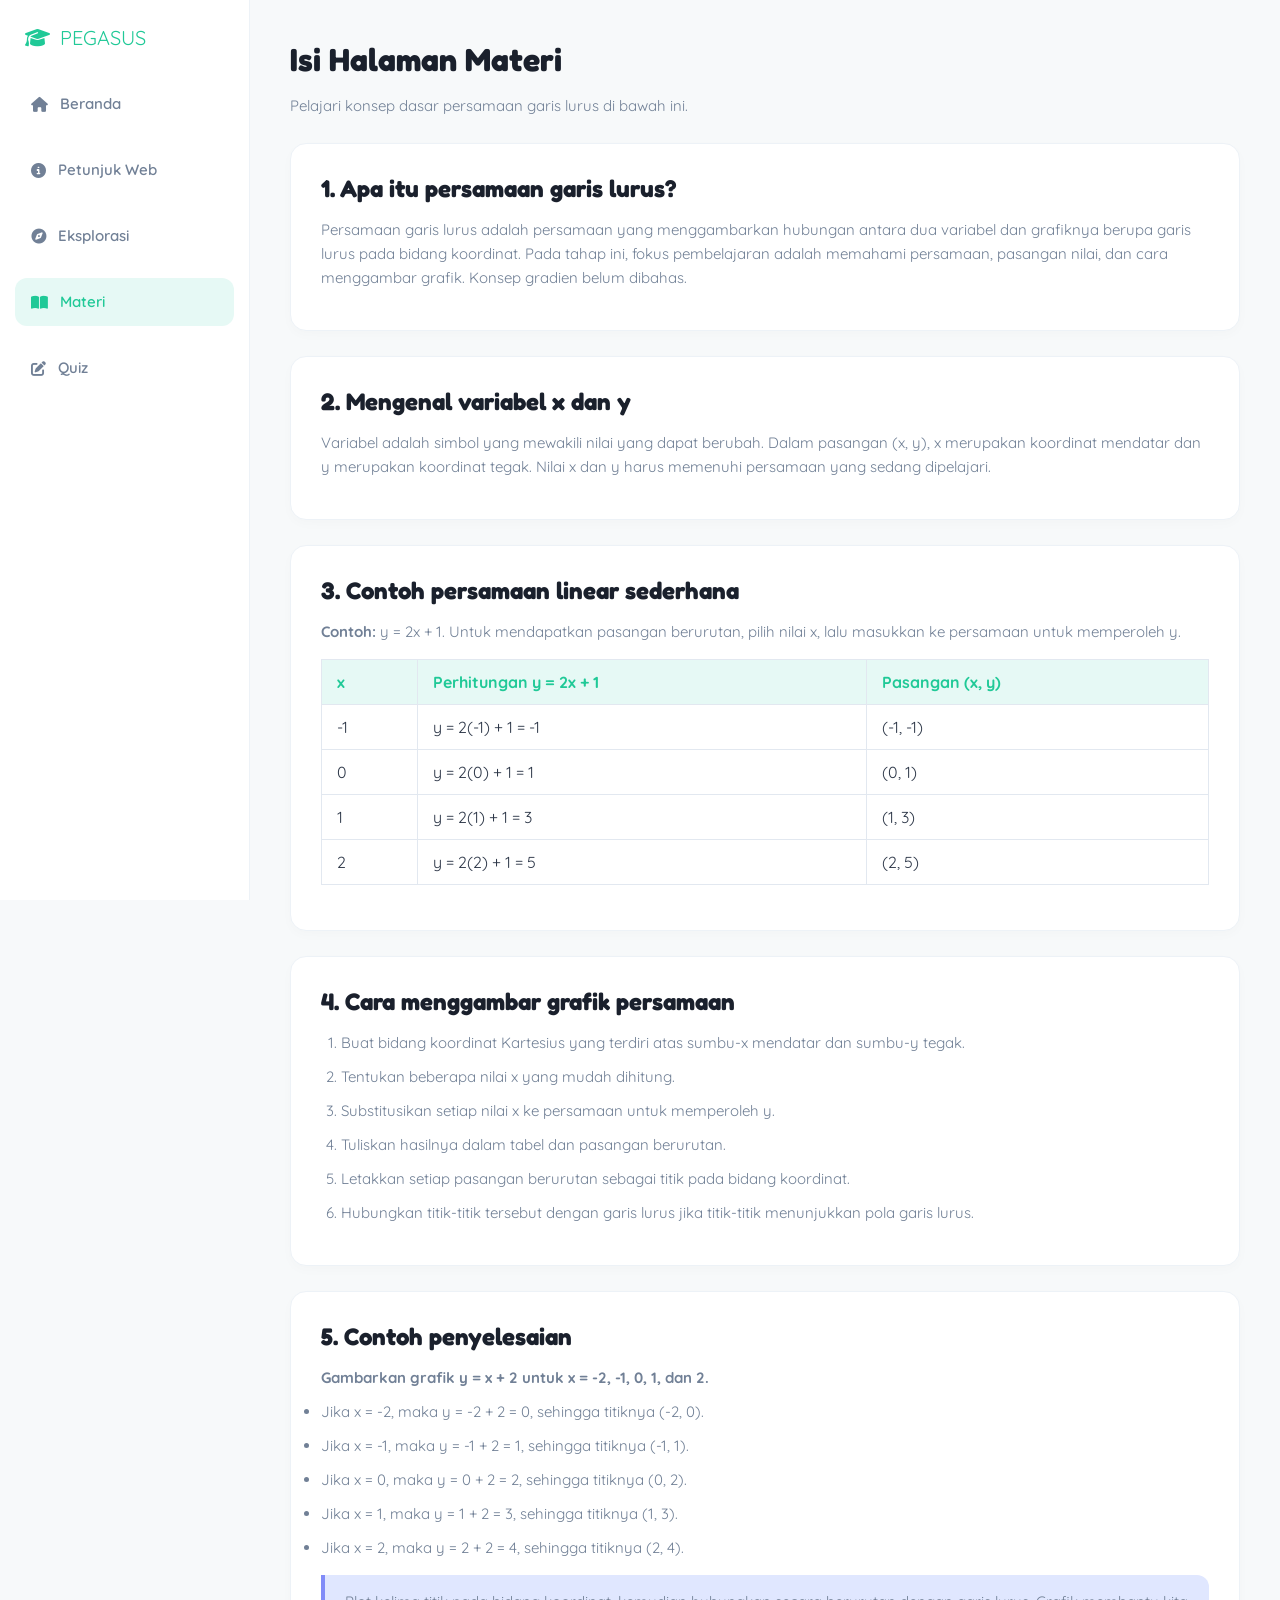
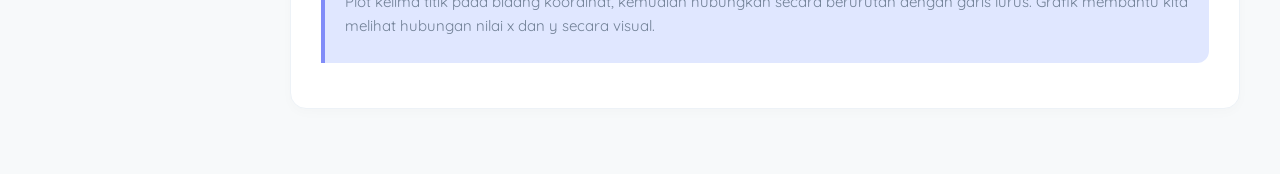
<file: materi.html>
<!doctype html>
<html lang="id">
  <head>
    <meta charset="UTF-8" />
    <meta name="viewport" content="width=device-width, initial-scale=1.0" />
    <title>Halaman Materi - Persamaan Garis Lurus</title>
    <link
      href="https://fonts.googleapis.com/css2?family=Quicksand:wght@400;600;700&family=Fredoka:wght@500;600&display=swap"
      rel="stylesheet"
    />
    <link
      rel="stylesheet"
      href="https://cdnjs.cloudflare.com/ajax/libs/font-awesome/6.4.0/css/all.min.css"
    />
    <style>
      :root {
        --bg-color: #f7f9fa;
        --primary: #20c997;
        --primary-light: #e6f9f5;
        --accent-purple: #818cf8;
        --accent-purple-light: #e0e7ff;
        --text-main: #2d3748;
        --text-muted: #718096;
        --card-radius: 16px;
      }
      * {
        box-sizing: border-box;
        margin: 0;
        padding: 0;
        font-family: "Quicksand", sans-serif;
      }
      body {
        background-color: var(--bg-color);
        color: var(--text-main);
        display: flex;
        min-height: 100vh;
      }

      .sidebar {
        width: 250px;
        background: #fff;
        border-right: 1px solid #edf2f7;
        display: flex;
        flex-direction: column;
        padding: 25px 15px;
        position: fixed;
        height: 100vh;
        z-index: 100;
      }
      .brand {
        font-family: "Fredoka", sans-serif;
        font-size: 20px;
        color: var(--primary);
        margin-bottom: 30px;
        display: flex;
        align-items: center;
        gap: 10px;
        padding-left: 10px;
      }
      .nav-menu {
        list-style: none;
        display: flex;
        flex-direction: column;
        gap: 8px;
      }
      .nav-item a {
        display: flex;
        align-items: center;
        gap: 12px;
        padding: 12px 16px;
        color: var(--text-muted);
        text-decoration: none;
        font-weight: 600;
        border-radius: 12px;
        transition: 0.3s;
      }
      .nav-item.active a,
      .nav-item a:hover {
        background: var(--primary-light);
        color: var(--primary);
      }

      .main-wrapper {
        margin-left: 250px;
        flex: 1;
        padding: 40px;
        max-width: 1050px;
      }
      .card {
        background: #fff;
        border-radius: var(--card-radius);
        padding: 30px;
        box-shadow: 0 4px 12px rgba(0, 0, 0, 0.02);
        margin-bottom: 25px;
        border: 1px solid #edf2f7;
      }
      h1,
      h2,
      h3 {
        font-family: "Fredoka", sans-serif;
        color: #1a202c;
        margin-bottom: 15px;
      }
      p,
      li {
        line-height: 1.6;
        color: var(--text-muted);
        font-size: 15px;
        margin-bottom: 10px;
      }
      ol {
        margin-left: 20px;
      }

      table {
        width: 100%;
        border-collapse: collapse;
        margin: 15px 0;
      }
      th,
      td {
        border: 1px solid #e2e8f0;
        padding: 12px 15px;
        text-align: left;
      }
      th {
        background: var(--primary-light);
        color: var(--primary);
        font-weight: 700;
      }

      .note-box {
        background: var(--accent-purple-light);
        border-left: 4px solid var(--accent-purple);
        padding: 15px 20px;
        border-radius: 0 12px 12px 0;
        margin: 15px 0;
      }
      @media (max-width: 768px) {
        body {
          display: block;
        }
        .sidebar {
          position: static;
          width: 100%;
          height: auto;
          padding: 16px;
          border-right: 0;
          border-bottom: 1px solid #edf2f7;
        }
        .brand {
          margin-bottom: 14px;
        }
        .nav-menu {
          flex-direction: row;
          flex-wrap: wrap;
          gap: 6px;
        }
        .nav-item a {
          padding: 10px 12px;
          gap: 8px;
          font-size: 14px;
        }
        .main-wrapper {
          width: 100%;
          max-width: none;
          min-width: 0;
          margin-left: 0;
          padding: 24px 16px;
        }
        .card {
          padding: 22px;
        }
        table {
          display: block;
          max-width: 100%;
          overflow-x: auto;
        }
      }
      @media (max-width: 480px) {
        .nav-item a {
          padding: 9px 10px;
          font-size: 13px;
        }
        .main-wrapper {
          padding: 20px 12px;
        }
        .card {
          padding: 18px;
        }
        h1 {
          font-size: 28px;
        }
      }
    </style>
  </head>
  <body>
    <div class="sidebar">
      <div class="brand">
        <i class="fa-solid fa-graduation-cap"></i> <span>PEGASUS</span>
      </div>
      <ul class="nav-menu">
        <li class="nav-item">
          <a href="index.html"
            ><i class="fa-solid fa-house"></i> <span>Beranda</span></a
          >
        </li>
        <li class="nav-item">
          <a href="petunjuk.html"
            ><i class="fa-solid fa-circle-info"></i>
            <span>Petunjuk Web</span></a
          >
        </li>
        <li class="nav-item">
          <a href="eksplorasi.html"
            ><i class="fa-solid fa-compass"></i> <span>Eksplorasi</span></a
          >
        </li>
        <li class="nav-item active">
          <a href="materi.html"
            ><i class="fa-solid fa-book-open"></i> <span>Materi</span></a
          >
        </li>
        <li class="nav-item">
          <a href="quiz.html"
            ><i class="fa-solid fa-pen-to-square"></i> <span>Quiz</span></a
          >
        </li>
      </ul>
    </div>

    <div class="main-wrapper">
      <h1>Isi Halaman Materi</h1>
      <p style="margin-bottom: 25px">
        Pelajari konsep dasar persamaan garis lurus di bawah ini.
      </p>

      <!-- 1. Apa itu persamaan garis lurus? -->
      <div class="card">
        <h2>1. Apa itu persamaan garis lurus?</h2>
        <p>
          Persamaan garis lurus adalah persamaan yang menggambarkan hubungan
          antara dua variabel dan grafiknya berupa garis lurus pada bidang
          koordinat. Pada tahap ini, fokus pembelajaran adalah memahami
          persamaan, pasangan nilai, dan cara menggambar grafik. Konsep gradien
          belum dibahas.
        </p>
      </div>

      <!-- 2. Mengenal variabel x dan y -->
      <div class="card">
        <h2>2. Mengenal variabel x dan y</h2>
        <p>
          Variabel adalah simbol yang mewakili nilai yang dapat berubah. Dalam
          pasangan (x, y), x merupakan koordinat mendatar dan y merupakan
          koordinat tegak. Nilai x dan y harus memenuhi persamaan yang sedang
          dipelajari.
        </p>
      </div>

      <!-- 3. Contoh persamaan linear sederhana -->
      <div class="card">
        <h2>3. Contoh persamaan linear sederhana</h2>
        <p>
          <strong>Contoh:</strong> y = 2x + 1. Untuk mendapatkan pasangan
          berurutan, pilih nilai x, lalu masukkan ke persamaan untuk memperoleh
          y.
        </p>

        <table>
          <thead>
            <tr>
              <th>x</th>
              <th>Perhitungan y = 2x + 1</th>
              <th>Pasangan (x, y)</th>
            </tr>
          </thead>
          <tbody>
            <tr>
              <td>-1</td>
              <td>y = 2(-1) + 1 = -1</td>
              <td>(-1, -1)</td>
            </tr>
            <tr>
              <td>0</td>
              <td>y = 2(0) + 1 = 1</td>
              <td>(0, 1)</td>
            </tr>
            <tr>
              <td>1</td>
              <td>y = 2(1) + 1 = 3</td>
              <td>(1, 3)</td>
            </tr>
            <tr>
              <td>2</td>
              <td>y = 2(2) + 1 = 5</td>
              <td>(2, 5)</td>
            </tr>
          </tbody>
        </table>
      </div>

      <!-- 4. Cara menggambar grafik persamaan -->
      <div class="card">
        <h2>4. Cara menggambar grafik persamaan</h2>
        <ol>
          <li>
            Buat bidang koordinat Kartesius yang terdiri atas sumbu-x mendatar
            dan sumbu-y tegak.
          </li>
          <li>Tentukan beberapa nilai x yang mudah dihitung.</li>
          <li>Substitusikan setiap nilai x ke persamaan untuk memperoleh y.</li>
          <li>Tuliskan hasilnya dalam tabel dan pasangan berurutan.</li>
          <li>
            Letakkan setiap pasangan berurutan sebagai titik pada bidang
            koordinat.
          </li>
          <li>
            Hubungkan titik-titik tersebut dengan garis lurus jika titik-titik
            menunjukkan pola garis lurus.
          </li>
        </ol>
      </div>

      <!-- 5. Contoh penyelesaian -->
      <div class="card">
        <h2>5. Contoh penyelesaian</h2>
        <p>
          <strong
            >Gambarkan grafik y = x + 2 untuk x = -2, -1, 0, 1, dan 2.</strong
          >
        </p>
        <ul>
          <li>Jika x = -2, maka y = -2 + 2 = 0, sehingga titiknya (-2, 0).</li>
          <li>Jika x = -1, maka y = -1 + 2 = 1, sehingga titiknya (-1, 1).</li>
          <li>Jika x = 0, maka y = 0 + 2 = 2, sehingga titiknya (0, 2).</li>
          <li>Jika x = 1, maka y = 1 + 2 = 3, sehingga titiknya (1, 3).</li>
          <li>Jika x = 2, maka y = 2 + 2 = 4, sehingga titiknya (2, 4).</li>
        </ul>
        <div class="note-box">
          <p>
            Plot kelima titik pada bidang koordinat, kemudian hubungkan secara
            berurutan dengan garis lurus. Grafik membantu kita melihat hubungan
            nilai x dan y secara visual.
          </p>
        </div>
      </div>
    </div>
  </body>
</html>
</file>
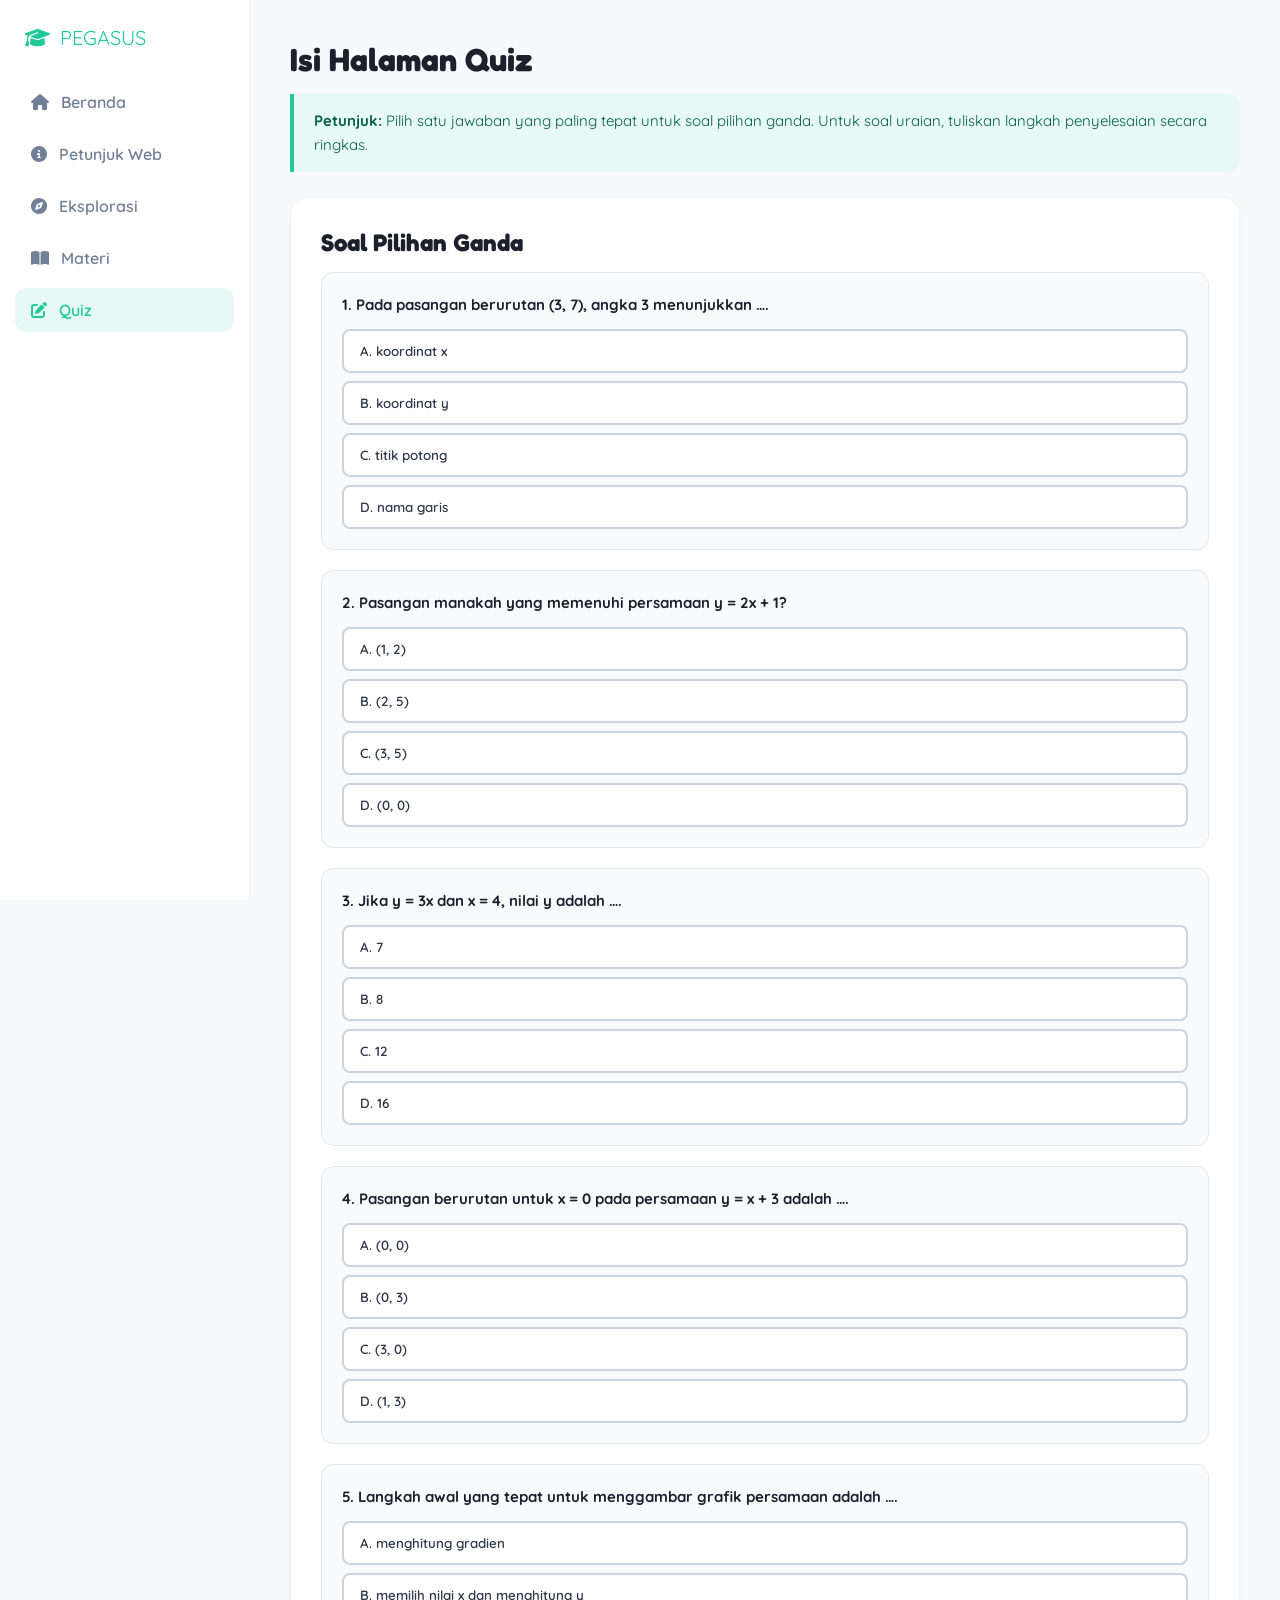
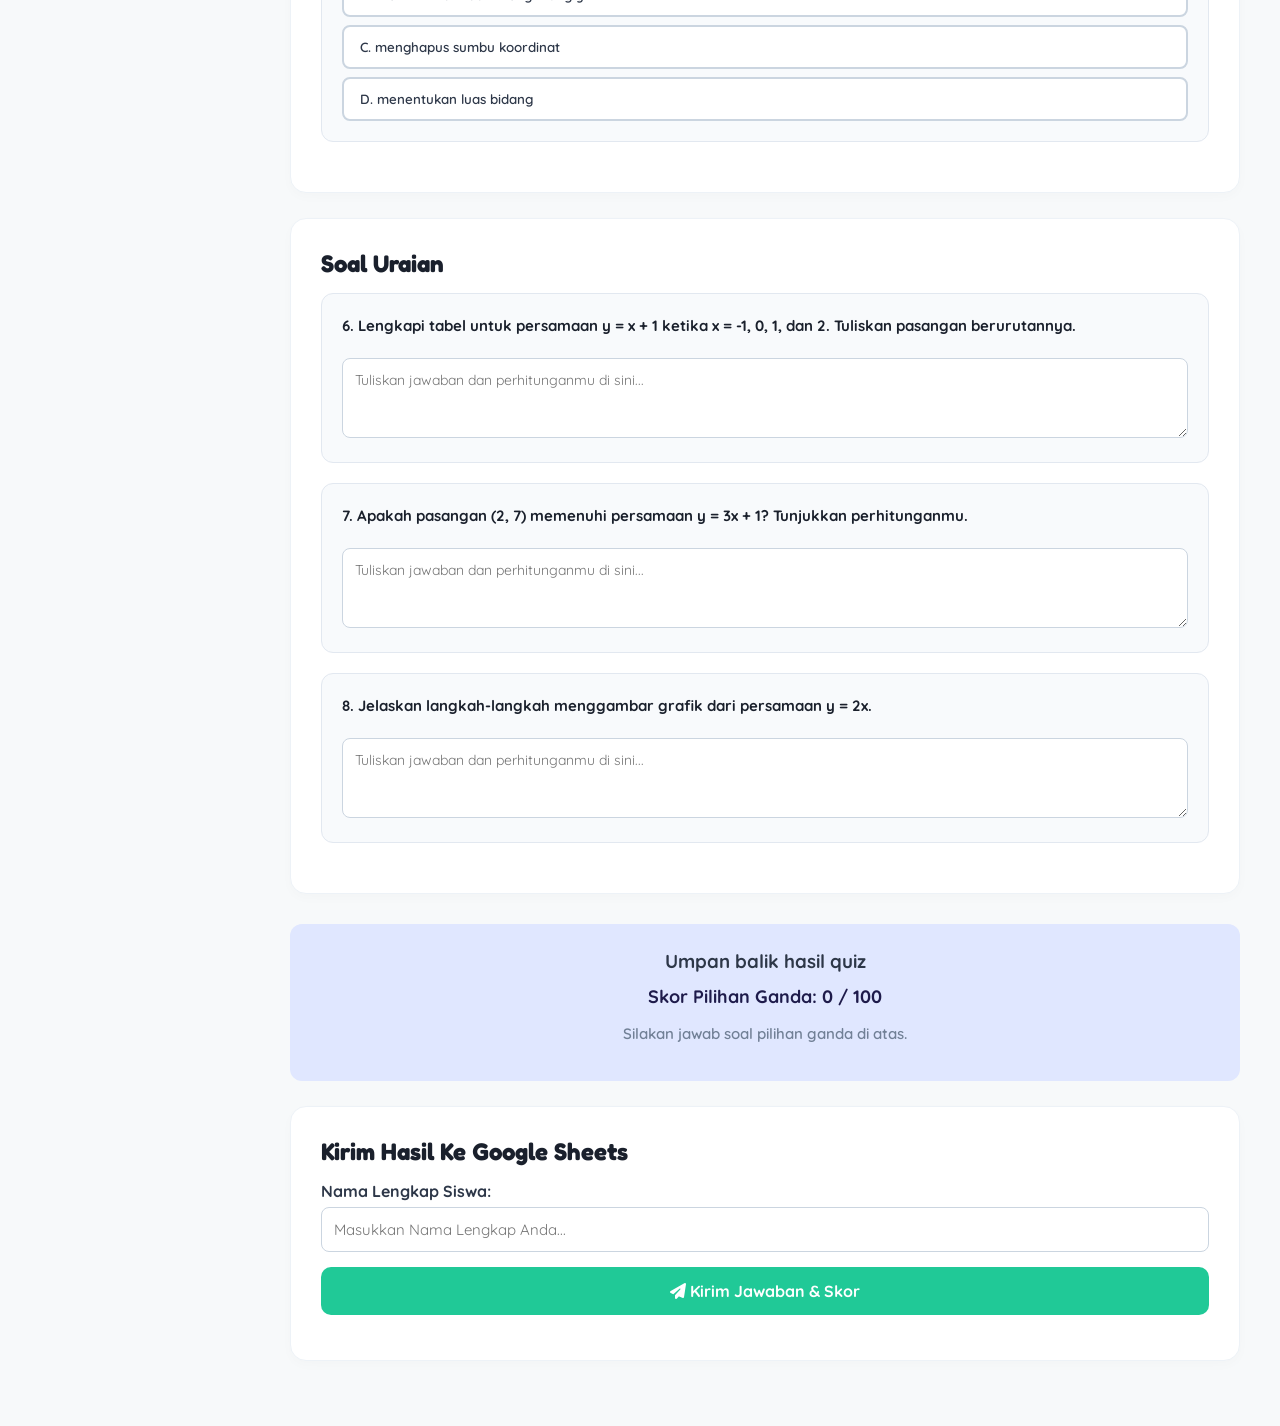
<file: quiz.html>
<!DOCTYPE html>
<html lang="id">

<head>
    <meta charset="UTF-8">
    <meta name="viewport" content="width=device-width, initial-scale=1.0">
    <title>Halaman Quiz - Persamaan Garis Lurus</title>
    <link
        href="https://fonts.googleapis.com/css2?family=Quicksand:wght@400;600;700&family=Fredoka:wght@500;600&display=swap"
        rel="stylesheet">
    <link rel="stylesheet" href="https://cdnjs.cloudflare.com/ajax/libs/font-awesome/6.4.0/css/all.min.css">
    <style>
        :root {
            --bg-color: #f7f9fa;
            --primary: #20c997;
            --primary-light: #e6f9f5;
            --accent-red: #f87171;
            --accent-red-light: #fee2e2;
            --text-main: #2d3748;
            --text-muted: #718096;
            --card-radius: 16px;
        }

        * {
            box-sizing: border-box;
            margin: 0;
            padding: 0;
            font-family: 'Quicksand', sans-serif;
        }

        body {
            background-color: var(--bg-color);
            color: var(--text-main);
            display: flex;
            min-height: 100vh;
        }

        .sidebar {
            width: 250px;
            background: #fff;
            border-right: 1px solid #edf2f7;
            display: flex;
            flex-direction: column;
            padding: 25px 15px;
            position: fixed;
            height: 100vh;
            z-index: 100;
        }

        .brand {
            font-family: 'Fredoka', sans-serif;
            font-size: 20px;
            color: var(--primary);
            margin-bottom: 30px;
            display: flex;
            align-items: center;
            gap: 10px;
            padding-left: 10px;
        }

        .nav-menu {
            list-style: none;
            display: flex;
            flex-direction: column;
            gap: 8px;
        }

        .nav-item a {
            display: flex;
            align-items: center;
            gap: 12px;
            padding: 12px 16px;
            color: var(--text-muted);
            text-decoration: none;
            font-weight: 600;
            border-radius: 12px;
            transition: 0.3s;
        }

        .nav-item.active a,
        .nav-item a:hover {
            background: var(--primary-light);
            color: var(--primary);
        }

        .main-wrapper {
            margin-left: 250px;
            flex: 1;
            padding: 40px;
            max-width: 1050px;
        }

        .card {
            background: #fff;
            border-radius: var(--card-radius);
            padding: 30px;
            box-shadow: 0 4px 12px rgba(0, 0, 0, 0.02);
            margin-bottom: 25px;
            border: 1px solid #edf2f7;
        }

        h1,
        h2 {
            font-family: 'Fredoka', sans-serif;
            color: #1a202c;
            margin-bottom: 15px;
        }

        p {
            line-height: 1.6;
            color: var(--text-muted);
            font-size: 15px;
            margin-bottom: 10px;
        }

        .instruction-box {
            background: var(--primary-light);
            border-left: 4px solid var(--primary);
            padding: 15px 20px;
            border-radius: 0 12px 12px 0;
            margin-bottom: 25px;
        }

        .question-card {
            background: #f8fafc;
            padding: 20px;
            border-radius: 12px;
            border: 1px solid #e2e8f0;
            margin-bottom: 20px;
        }

        .question-card p.q-title {
            font-weight: 700;
            color: #1a202c;
            margin-bottom: 12px;
        }

        .options-list {
            display: flex;
            flex-direction: column;
            gap: 8px;
        }

        .option-btn {
            background: #ffffff;
            border: 2px solid #cbd5e0;
            padding: 12px 16px;
            border-radius: 8px;
            text-align: left;
            font-weight: 600;
            cursor: pointer;
            transition: 0.2s;
            color: var(--text-main);
        }

        .option-btn:hover {
            border-color: var(--primary);
            background: var(--primary-light);
        }

        .option-btn.correct {
            background: var(--primary-light) !important;
            border-color: var(--primary) !important;
            color: var(--primary);
        }

        .option-btn.wrong {
            background: var(--accent-red-light) !important;
            border-color: var(--accent-red) !important;
            color: var(--accent-red);
        }

        .key-box {
            margin-top: 12px;
            padding: 10px 14px;
            background: #fff;
            border-radius: 6px;
            border: 1px solid #cbd5e0;
            font-size: 13px;
            font-weight: 600;
            display: none;
        }

        textarea {
            width: 100%;
            padding: 12px;
            border: 1px solid #cbd5e0;
            border-radius: 8px;
            font-size: 14px;
            margin-top: 8px;
            resize: vertical;
            min-height: 80px;
        }

        .btn-toggle {
            background: #475569;
            color: white;
            border: none;
            padding: 8px 14px;
            border-radius: 6px;
            font-size: 13px;
            font-weight: 700;
            cursor: pointer;
            margin-top: 10px;
        }

        .feedback-banner {
            background: #e0e7ff;
            border-radius: 12px;
            padding: 25px;
            text-align: center;
            margin-top: 30px;
        }

        /* Form Identitas & Kirim */
        .form-input {
            width: 100%;
            padding: 12px;
            border: 1px solid #cbd5e0;
            border-radius: 8px;
            font-size: 15px;
            margin-top: 6px;
            margin-bottom: 15px;
        }

        .btn-submit-sheets {
            background: var(--primary);
            color: white;
            border: none;
            padding: 14px 28px;
            border-radius: 10px;
            font-size: 16px;
            font-weight: 700;
            cursor: pointer;
            transition: 0.3s;
            width: 100%;
        }

        .btn-submit-sheets:hover {
            opacity: 0.9;
        }
        @media (max-width: 768px) {
            body {
                display: block;
            }
            .sidebar {
                position: static;
                width: 100%;
                height: auto;
                padding: 16px;
                border-right: 0;
                border-bottom: 1px solid #edf2f7;
            }
            .brand {
                margin-bottom: 14px;
            }
            .nav-menu {
                flex-direction: row;
                flex-wrap: wrap;
                gap: 6px;
            }
            .nav-item a {
                padding: 10px 12px;
                gap: 8px;
                font-size: 14px;
            }
            .main-wrapper {
                width: 100%;
                max-width: none;
                min-width: 0;
                margin-left: 0;
                padding: 24px 16px;
            }
            .card {
                padding: 22px;
            }
        }
        @media (max-width: 480px) {
            .nav-item a {
                padding: 9px 10px;
                font-size: 13px;
            }
            .main-wrapper {
                padding: 20px 12px;
            }
            .card {
                padding: 18px;
            }
            h1 {
                font-size: 28px;
            }
        }
    </style>
</head>

<body>

    <div class="sidebar">
        <div class="brand"><i class="fa-solid fa-graduation-cap"></i> <span>PEGASUS</span></div>
        <ul class="nav-menu">
            <li class="nav-item"><a href="index.html"><i class="fa-solid fa-house"></i> <span>Beranda</span></a></li>
            <li class="nav-item"><a href="petunjuk.html"><i class="fa-solid fa-circle-info"></i> <span>Petunjuk
                        Web</span></a></li>
            <li class="nav-item"><a href="eksplorasi.html"><i class="fa-solid fa-compass"></i>
                    <span>Eksplorasi</span></a></li>
            <li class="nav-item"><a href="materi.html"><i class="fa-solid fa-book-open"></i> <span>Materi</span></a>
            </li>
            <li class="nav-item active"><a href="quiz.html"><i class="fa-solid fa-pen-to-square"></i>
                    <span>Quiz</span></a></li>
        </ul>
    </div>

    <div class="main-wrapper">
        <h1>Isi Halaman Quiz</h1>

        <div class="instruction-box">
            <p style="color: #065f46; margin: 0;"><strong>Petunjuk:</strong> Pilih satu jawaban yang paling tepat untuk
                soal pilihan ganda. Untuk soal uraian, tuliskan langkah penyelesaian secara ringkas.</p>
        </div>

        <!-- SOAL PILIHAN GANDA -->
        <div class="card">
            <h2>Soal Pilihan Ganda</h2>

            <!-- Soal 1 -->
            <div class="question-card">
                <p class="q-title">1. Pada pasangan berurutan (3, 7), angka 3 menunjukkan ….</p>
                <div class="options-list">
                    <button class="option-btn" onclick="checkMcq(1, 'A', true, this)">A. koordinat x</button>
                    <button class="option-btn" onclick="checkMcq(1, 'B', false, this)">B. koordinat y</button>
                    <button class="option-btn" onclick="checkMcq(1, 'C', false, this)">C. titik potong</button>
                    <button class="option-btn" onclick="checkMcq(1, 'D', false, this)">D. nama garis</button>
                </div>
                <div class="key-box" id="key-1">Kunci: A. Angka pertama pada pasangan (x, y) adalah koordinat x.</div>
            </div>

            <!-- Soal 2 -->
            <div class="question-card">
                <p class="q-title">2. Pasangan manakah yang memenuhi persamaan y = 2x + 1?</p>
                <div class="options-list">
                    <button class="option-btn" onclick="checkMcq(2, 'A', false, this)">A. (1, 2)</button>
                    <button class="option-btn" onclick="checkMcq(2, 'B', true, this)">B. (2, 5)</button>
                    <button class="option-btn" onclick="checkMcq(2, 'C', false, this)">C. (3, 5)</button>
                    <button class="option-btn" onclick="checkMcq(2, 'D', false, this)">D. (0, 0)</button>
                </div>
                <div class="key-box" id="key-2">Kunci: B. Untuk x = 2, y = 2(2) + 1 = 5, sehingga (2, 5) memenuhi.</div>
            </div>

            <!-- Soal 3 -->
            <div class="question-card">
                <p class="q-title">3. Jika y = 3x dan x = 4, nilai y adalah ….</p>
                <div class="options-list">
                    <button class="option-btn" onclick="checkMcq(3, 'A', false, this)">A. 7</button>
                    <button class="option-btn" onclick="checkMcq(3, 'B', false, this)">B. 8</button>
                    <button class="option-btn" onclick="checkMcq(3, 'C', true, this)">C. 12</button>
                    <button class="option-btn" onclick="checkMcq(3, 'D', false, this)">D. 16</button>
                </div>
                <div class="key-box" id="key-3">Kunci: C. Substitusi x = 4 menghasilkan y = 3 × 4 = 12.</div>
            </div>

            <!-- Soal 4 -->
            <div class="question-card">
                <p class="q-title">4. Pasangan berurutan untuk x = 0 pada persamaan y = x + 3 adalah ….</p>
                <div class="options-list">
                    <button class="option-btn" onclick="checkMcq(4, 'A', false, this)">A. (0, 0)</button>
                    <button class="option-btn" onclick="checkMcq(4, 'B', true, this)">B. (0, 3)</button>
                    <button class="option-btn" onclick="checkMcq(4, 'C', false, this)">C. (3, 0)</button>
                    <button class="option-btn" onclick="checkMcq(4, 'D', false, this)">D. (1, 3)</button>
                </div>
                <div class="key-box" id="key-4">Kunci: B. Jika x = 0, maka y = 0 + 3 = 3.</div>
            </div>

            <!-- Soal 5 -->
            <div class="question-card">
                <p class="q-title">5. Langkah awal yang tepat untuk menggambar grafik persamaan adalah ….</p>
                <div class="options-list">
                    <button class="option-btn" onclick="checkMcq(5, 'A', false, this)">A. menghitung gradien</button>
                    <button class="option-btn" onclick="checkMcq(5, 'B', true, this)">B. memilih nilai x dan menghitung
                        y</button>
                    <button class="option-btn" onclick="checkMcq(5, 'C', false, this)">C. menghapus sumbu
                        koordinat</button>
                    <button class="option-btn" onclick="checkMcq(5, 'D', false, this)">D. menentukan luas
                        bidang</button>
                </div>
                <div class="key-box" id="key-5">Kunci: B. Pilih nilai x, hitung y, lalu susun pasangan berurutan.</div>
            </div>
        </div>

        <!-- SOAL URAIAN -->
        <div class="card">
            <h2>Soal Uraian</h2>

            <div class="question-card">
                <p class="q-title">6. Lengkapi tabel untuk persamaan y = x + 1 ketika x = -1, 0, 1, dan 2. Tuliskan
                    pasangan berurutannya.</p>
                <textarea id="essay6" placeholder="Tuliskan jawaban dan perhitunganmu di sini..."></textarea>
                <!-- <button class="btn-toggle" onclick="toggleSolution('essay-6-key')">Lihat Pembahasan</button>
                <div class="key-box" id="essay-6-key">Kunci jawaban: Untuk x = -1, y = 0 (-1, 0); x = 0, y = 1 (0, 1); x
                    = 1, y = 2 (1, 2); x = 2, y = 3 (2, 3).</div> -->
            </div>

            <div class="question-card">
                <p class="q-title">7. Apakah pasangan (2, 7) memenuhi persamaan y = 3x + 1? Tunjukkan perhitunganmu.</p>
                <textarea id="essay7" placeholder="Tuliskan jawaban dan perhitunganmu di sini..."></textarea>
                <!-- <button class="btn-toggle" onclick="toggleSolution('essay-7-key')">Lihat Pembahasan</button>
                <div class="key-box" id="essay-7-key">Kunci jawaban: Tidak. Jika x = 2, maka y = 3(2) + 1 = 7. Dengan
                    demikian pasangan (2, 7) justru memenuhi persamaan.</div> -->
            </div>

            <div class="question-card">
                <p class="q-title">8. Jelaskan langkah-langkah menggambar grafik dari persamaan y = 2x.</p>
                <textarea id="essay8" placeholder="Tuliskan jawaban dan perhitunganmu di sini..."></textarea>
                <!-- <button class="btn-toggle" onclick="toggleSolution('essay-8-key')">Lihat Pembahasan</button>
                <div class="key-box" id="essay-8-key">Kunci jawaban: Pilih beberapa nilai x, hitung nilai y dari y = 2x,
                    tuliskan pasangan berurutan, gambar sumbu-x dan sumbu-y, plot titik, lalu hubungkan titik-titik yang
                    segaris.</div> -->
            </div>
        </div>

        <!-- UMPAN BALIK HASIL -->
        <div class="feedback-banner">
            <h3 style="margin-bottom: 10px;">Umpan balik hasil quiz</h3>
            <p id="score-display" style="font-weight: 700; font-size: 18px; color: #1e1b4b;">Skor Pilihan Ganda: 0 / 100
            </p>
            <p id="feedback-text" style="font-weight: 600; margin-top: 8px;">Silakan jawab soal pilihan ganda di atas.
            </p>
        </div>

        <!-- KARTU PENGIRIMAN DATA KE GOOGLE SHEETS -->
        <div class="card" style="margin-top: 25px;">
            <h2>Kirim Hasil Ke Google Sheets</h2>
            <label style="font-weight: 700; display: block;">Nama Lengkap Siswa:</label>
            <input type="text" id="studentName" class="form-input" placeholder="Masukkan Nama Lengkap Anda...">

            <button class="btn-submit-sheets" onclick="sendToGoogleSheets()">
                <i class="fa-solid fa-paper-plane"></i> Kirim Jawaban & Skor
            </button>

            <p id="send-status" style="margin-top: 15px; font-weight: 700; text-align: center; font-size: 15px;"></p>
        </div>
    </div>

    <script>
        // MASUKKAN URL GOOGLE APPS SCRIPT ANDA DI BAWAH INI
        const GOOGLE_SCRIPT_URL = "https://script.google.com/macros/s/AKfycbwiFvjbMdE38NtdTeEPzaWa212nawgqrjqn_m7cz7wZnkivVh5WXDV8Nmg-ssebeg/exec";

        let scores = { 1: 0, 2: 0, 3: 0, 4: 0, 5: 0 };
        let userChoices = { 1: '-', 2: '-', 3: '-', 4: '-', 5: '-' };

        function checkMcq(qNum, optLetter, isCorrect, btn) {
            const parent = btn.parentElement;
            parent.querySelectorAll('.option-btn').forEach(b => b.classList.remove('correct', 'wrong'));

            userChoices[qNum] = optLetter;
            if (isCorrect) {
                btn.classList.add('correct');
                scores[qNum] = 20; // 5 soal x 20 = 100
            } else {
                btn.classList.add('wrong');
                scores[qNum] = 0;
            }

            document.getElementById(`key-${qNum}`).style.display = 'block';
            updateFeedback();
        }

        function updateFeedback() {
            let total = Object.values(scores).reduce((a, b) => a + b, 0);
            document.getElementById('score-display').innerText = `Skor Pilihan Ganda: ${total} / 100`;

            const feedbackText = document.getElementById('feedback-text');
            if (total >= 80) {
                feedbackText.innerHTML = '<span style="color:#059669;">Skor 80–100: Sangat baik! Kamu sudah memahami hubungan persamaan, pasangan berurutan, dan grafik.</span>';
            } else if (total >= 60) {
                feedbackText.innerHTML = '<span style="color:#d97706;">Skor 60–79: Baik, tetapi pelajari kembali tabel nilai dan penempatan titik.</span>';
            } else {
                feedbackText.innerHTML = '<span style="color:#dc2626;">Skor di bawah 60: Ayo ulangi Eksplorasi dan Materi, lalu kerjakan quiz kembali.</span>';
            }
        }

        function sendToGoogleSheets() {
            const nameInput = document.getElementById('studentName').value.trim();
            const statusMsg = document.getElementById('send-status');

            if (!nameInput) {
                alert("Harap isi Nama Lengkap terlebih dahulu sebelum mengirim!");
                return;
            }

            if (GOOGLE_SCRIPT_URL === "PASANG_URL_WEB_APP_APPS_SCRIPT_ANDA_DI_SINI") {
                alert("URL Google Apps Script belum dipasang pada kode JavaScript!");
                return;
            }

            const totalScore = Object.values(scores).reduce((a, b) => a + b, 0);
            const choiceSummary = `S1:${userChoices[1]}, S2:${userChoices[2]}, S3:${userChoices[3]}, S4:${userChoices[4]}, S5:${userChoices[5]}`;

            const payload = {
                nama: nameInput,
                skorPG: totalScore,
                jawabanPgDetails: choiceSummary,
                uraian6: document.getElementById('essay6').value,
                uraian7: document.getElementById('essay7').value,
                uraian8: document.getElementById('essay8').value
            };

            statusMsg.style.color = "#d97706";
            statusMsg.innerText = "⏳ Sedang mengirim data ke Google Sheets...";

            fetch(GOOGLE_SCRIPT_URL, {
                method: 'POST',
                mode: 'no-cors',
                headers: { 'Content-Type': 'application/json' },
                body: JSON.stringify(payload)
            })
                .then(() => {
                    statusMsg.style.color = "#059669";
                    statusMsg.innerText = "✅ Berhasil! Jawaban & skor Anda telah terkirim ke Google Sheets.";
                })
                .catch(err => {
                    statusMsg.style.color = "#dc2626";
                    statusMsg.innerText = "❌ Gagal mengirim data. Pastikan koneksi internet stabil.";
                    console.error("Error:", err);
                });
        }
    </script>
</body>

</html>
</file>
